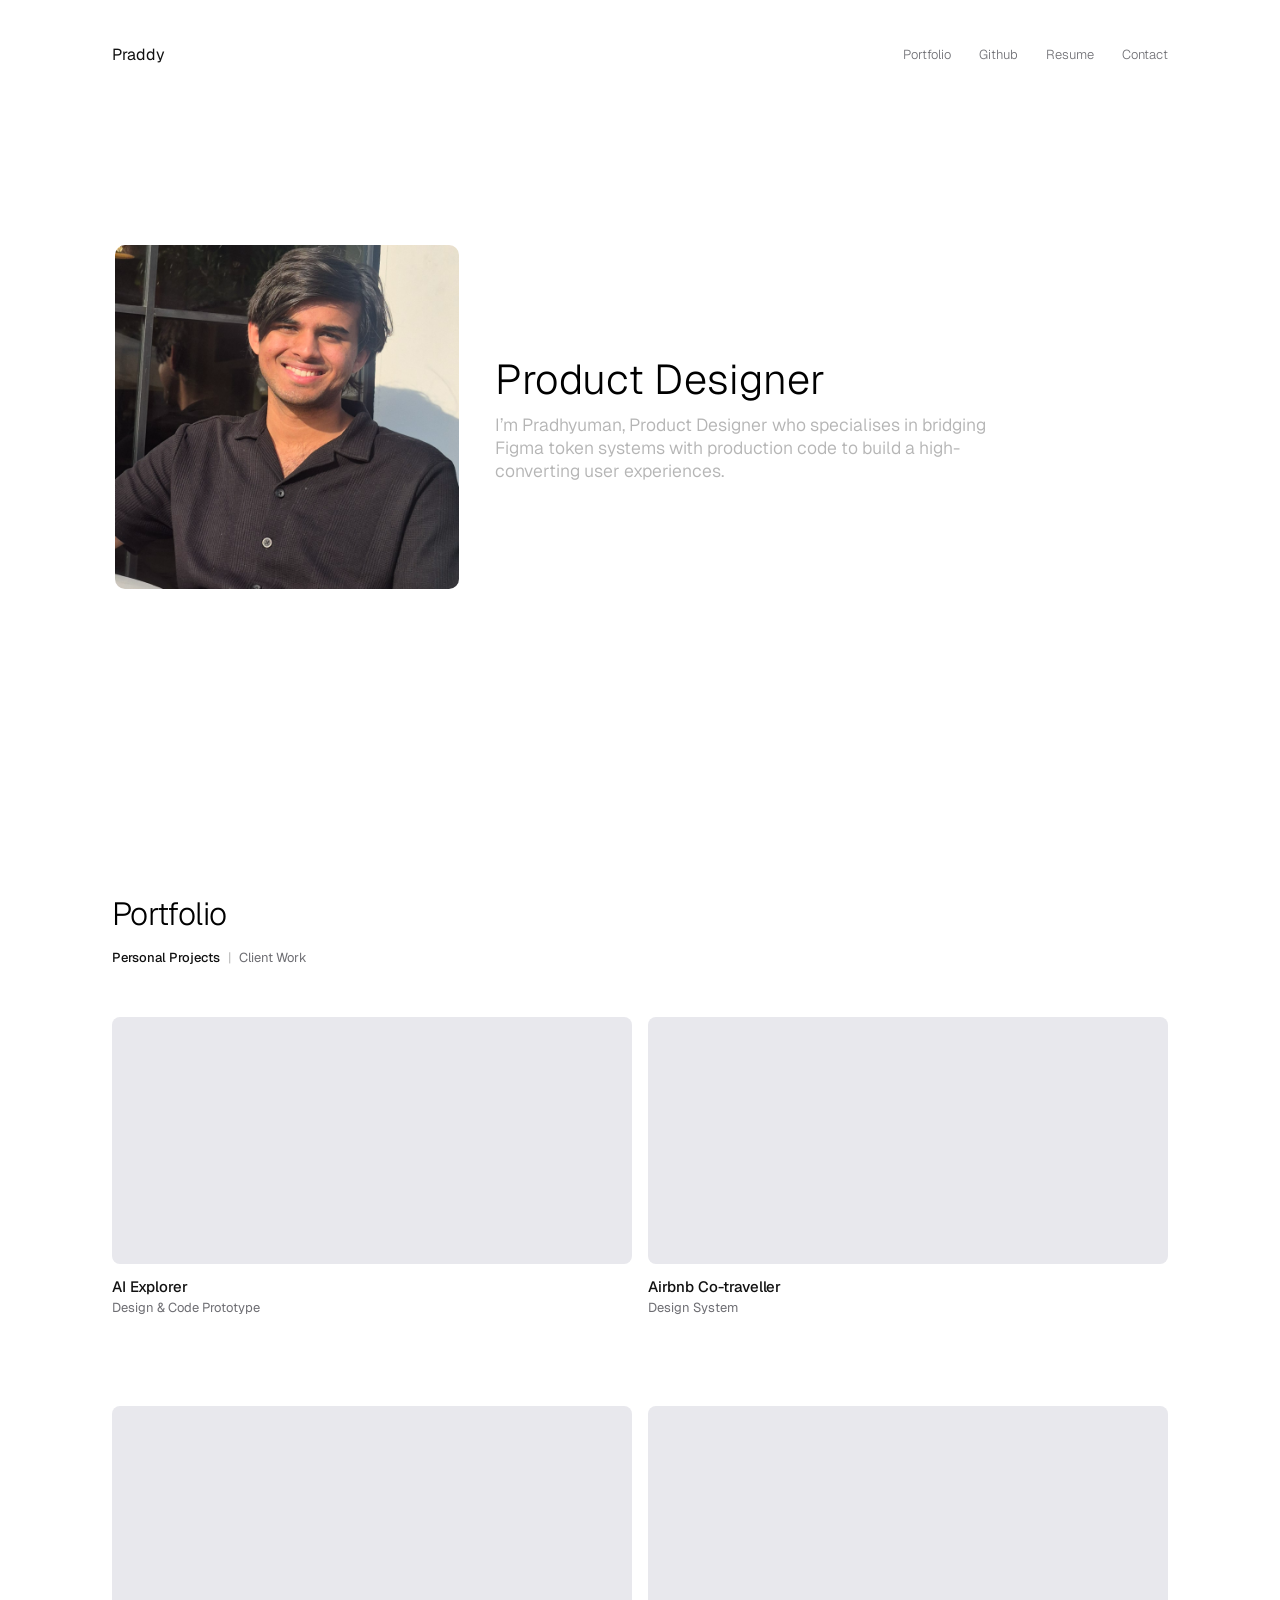
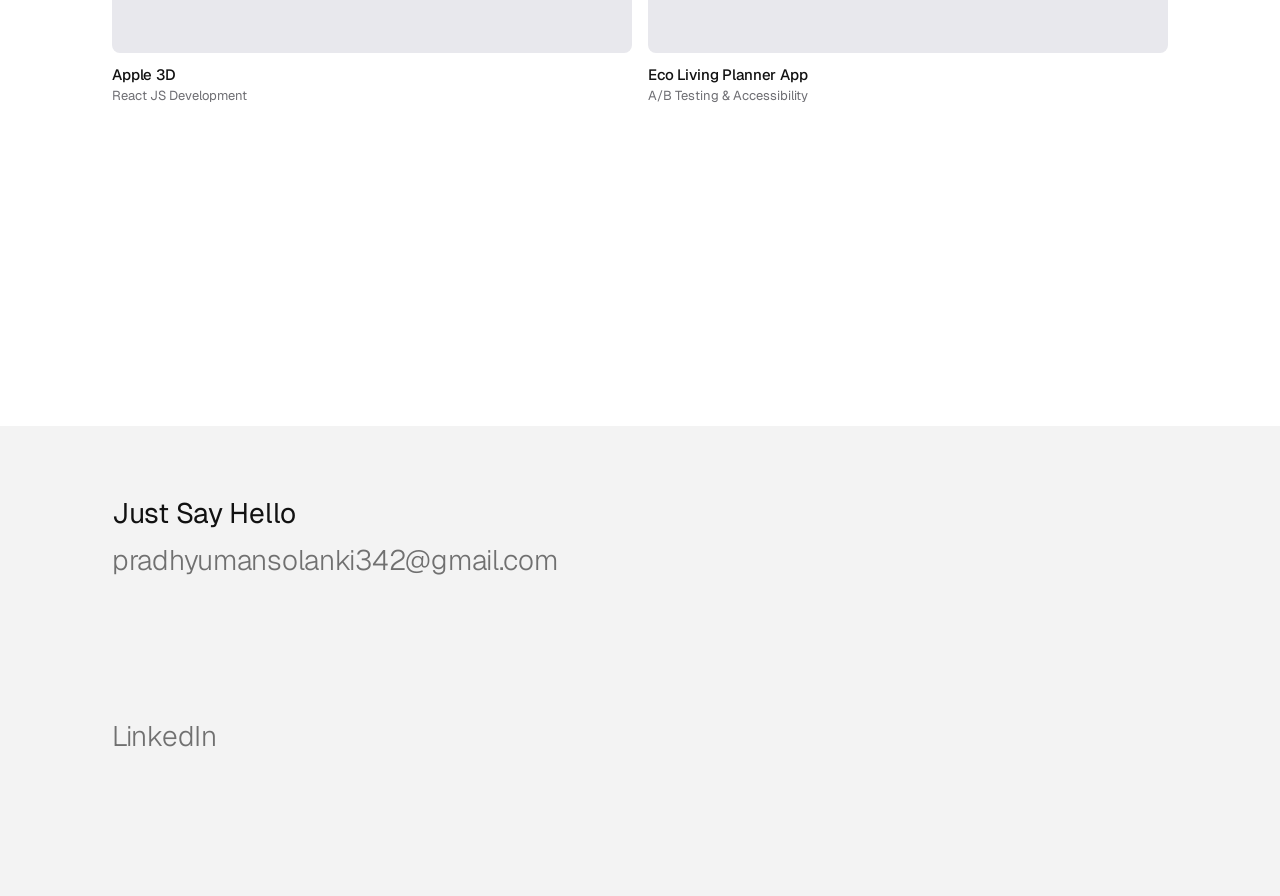
<file: index.html>
<!DOCTYPE html>
<html lang="en">
<head>
    <meta charset="UTF-8">
    <meta name="viewport" content="width=device-width, initial-scale=1.0">
    <meta http-equiv="Cache-Control" content="no-store">
    <title>PradhyumanCreates</title>
    <link rel="stylesheet" href="style.css">
    <link rel="preconnect" href="https://fonts.googleapis.com">
    <link rel="preconnect" href="https://fonts.gstatic.com" crossorigin>
    <link href="https://fonts.googleapis.com/css2?family=Geist:ital,wght@0,100..900;1,100..900&family=Inter:ital,opsz,wght@0,14..32,100..900;1,14..32,100..900&family=Lato:ital,wght@0,100;0,300;0,400;0,700;0,900;1,100;1,300;1,400;1,700;1,900&display=swap" rel="stylesheet">
</head>
<body>
    <header>
        <a href="" class="brand">Praddy</a>
    
        <nav aria-label="Main">
            <input type="checkbox" id="sidebar-active" aria-label="Toggle menu">
    
            <label for="sidebar-active" class="open-sidebar-button" aria-label="Open menu">
                <svg xmlns="http://www.w3.org/2000/svg" height="28px" viewBox="0 -960 960 960" width="28px" fill="currentColor"><path d="M120-240v-80h720v80H120Zm0-200v-80h720v80H120Zm0-200v-80h720v80H120Z"/></svg>
            </label>
    
            <label id="overlay" for="sidebar-active"></label>
    
            <div class="links-container">
                <label for="sidebar-active" class="close-sidebar-button" aria-label="Close menu">
                    <svg xmlns="http://www.w3.org/2000/svg" height="28px" viewBox="0 -960 960 960" width="28px" fill="currentColor"><path d="m256-200-56-56 224-224-224-224 56-56 224 224 224-224 56 56-224 224 224 224-56 56-224-224-224 224Z"/></svg>
                </label>
    
                <div class="nav-bar">
                    <a href="#portfolio">Portfolio</a>
                    <a href="https://github.com/Pradhyuman2005" target="_blank" rel="noopener noreferrer">Github</a>
                    <a href="https://drive.google.com/file/d/10rIeVBz1jAqMczM4RVPgqe17nAYUTpDO/view?usp=sharing" target="_blank" rel="noopener noreferrer">Resume</a>
                    <a href="#contact">Contact</a>
                </div>
            </div>
        </nav>
    </header>

    <main>
        <section ID="home">
            <div class="intro-page">
                <img class="img-1" src="Images/img-1.png" alt="Pradhyuman's Photo" width="344px">
                <div class="home-para">
                    <div class="svg-wrapper">
                        <h1>Product Designer
                            <svg class="smily" viewBox="0 0 53 58" fill="none" xmlns="http://www.w3.org/2000/svg">
                                <path d="M2.50015 16.769C2.50015 16.4068 2.50015 16.0446 3.04347 16.9447C3.58679 17.8447 4.67342 20.0179 6.89057 23.3546" stroke="black" stroke-width="5" stroke-linecap="round"/>
                                <path d="M27.745 2.50012C28.4694 2.50012 29.1938 2.50012 30.1103 3.22453C31.0268 3.94895 32.1134 5.39777 34.3306 10.1833" stroke="black" stroke-width="5" stroke-linecap="round"/>
                                <path d="M17.8666 50.7945C18.591 52.2434 20.413 53.7142 25.3248 54.8118C34.0144 56.7536 41.6297 54.0983 44.7359 51.7275C46.7554 48.9945 48.2262 46.0529 49.3239 41.8656C49.6971 39.1271 49.6971 35.1428 49.6971 31.0377" stroke="black" stroke-width="5" stroke-linecap="round"/>
                            </svg>
                        </h1>
                    </div>
                    <p>I’m Pradhyuman, Product Designer who specialises in
                        bridging Figma token systems with production code to build a high-converting user experiences.</p>
                </div>
            </div>

            <!-- <div id="skills">
                <div class="technical-skills">
                    <h1>Technical Skills</h1>
                    <div class="carousel">
                        <div class="group">
                            <img class="card" src="Images/image-2.png" alt="JavaScript">
                            <img class="card" src="Images/image-3.png" alt="HTML">
                            <img class="card" src="Images/image-4.png" alt="CSS">
                            <img class="card" src="Images/image-5.png" alt="After Effects">
                            <img class="card" src="Images/image-6.png" alt="Figma">
                            <img class="card" src="Images/image-7.png" alt="React">
                            <img class="card" src="Images/image-8.png" alt="Premier Pro">
                            <img class="card" src="Images/image-9.png" alt="Maya">
                            <img class="card" src="Images/image-57.png" alt="Photoshop">
                            <img class="card" src="Images/image-58.png" alt="Antigravity">
                        </div>
                        <div aria-hidden class="group">
                            <img class="card" src="Images/image-2.png" alt="JavaScript">
                            <img class="card" src="Images/image-3.png" alt="HTML">
                            <img class="card" src="Images/image-4.png" alt="CSS">
                            <img class="card" src="Images/image-5.png" alt="After Effects">
                            <img class="card" src="Images/image-6.png" alt="Figma">
                            <img class="card" src="Images/image-7.png" alt="React">
                            <img class="card" src="Images/image-8.png" alt="Premier Pro">
                            <img class="card" src="Images/image-9.png" alt="Maya">
                            <img class="card" src="Images/image-57.png" alt="Photoshop">
                            <img class="card" src="Images/image-58.png" alt="Antigravity">
                        </div>
                    </div>
                </div>
            </div> -->

        </section>

        <!-- <article id="about">
            <div class="about-row">
                <img class="quote" src="Images/image-10.png" alt="">
                
                <div class="me">
                    <h1>About Me</h1>
                    <p>
                        I believe the purpose of design is to solve real-world problems. Whether 
                        it's simplifying complex technologies like Artificial Intelligence or 
                        encouraging sustainable everyday choices, I'm driven by creating digital 
                        experiences that are intuitive, engaging, and genuinely useful. 
                        I enjoy combining UX research, interaction design, and front-end development to 
                        transform ideas into products that people can understand and confidently use.
                    </p>
                </div>

                <img class="quote rotate" src="Images/image-10.png" alt="">
            </div>
        </article> -->

        <section id="portfolio">
            <h1>Portfolio</h1>

            <!--Web Development projects here-->
            <!--Project 1-->

            <div class="project-tabs" role="group" aria-label="Project type">
                <button type="button" class="tab" aria-pressed="true" data-target="personal-projects">Personal Projects</button>
                <span class="tab-divider" aria-hidden="true">|</span>
                <button type="button" class="tab" aria-pressed="false" data-target="client-work">Client Work</button>
            </div>

            <!-- ========== Personal projects (shown by default) ========== -->
            <div class="project-grid" id="personal-projects">
 
                <a href="web-project1.html" class="project-card" rel="noopener noreferrer">
                    <div class="thumb">
                        <video class="project-thumb" autoplay muted loop playsinline>
                            <source src="Videos/AI Explorer project.mp4" type="video/mp4">
                        </video>
                    </div>
                    <h3 class="project-title">AI Explorer</h3>
                    <p class="project-meta">Design &amp; Code Prototype</p>
                </a>
        
                <a href="ux-project1.html" class="project-card" rel="noopener noreferrer">
                    <div class="thumb">
                        <video class="project-thumb" autoplay muted loop playsinline>
                            <source src="Videos/airbnb-uxproject.mp4" type="video/mp4">
                        </video>
                    </div>
                    <h3 class="project-title">Airbnb Co-traveller</h3>
                    <p class="project-meta">Design System</p>
                </a>

                <a href="https://macbook-landing-page-3d.netlify.app/" class="project-card" target="_blank" rel="noopener noreferrer">
                    <div class="thumb">
                        <video class="project-thumb" autoplay muted loop playsinline>
                            <source src="Videos/Macbook-landing-page.mp4" type="video/mp4">
                        </video>
                    </div>
                    <h3 class="project-title">Apple 3D</h3>
                    <p class="project-meta">React JS Development</p>
                </a>

                <a href="ux-project2.html" class="project-card" rel="noopener noreferrer">
                    <div class="thumb">
                        <video class="project-thumb" autoplay muted loop playsinline>
                            <source src="Videos/Sustainability-app-recording.mp4" type="video/mp4">
                        </video>
                    </div>
                    <h3 class="project-title">Eco Living Planner App</h3>
                    <p class="project-meta">A/B Testing &amp; Accessibility</p>
                </a>
        
                <!-- <a href="ux-project2.html" class="project-card" target="_blank" rel="noopener noreferrer">
                    <div class="thumb">
                        <video class="project-thumb" autoplay muted loop playsinline>
                            <source src="Videos/SustainabilityApp-uxproject.mp4" type="video/mp4">
                        </video>
                    </div>
                    <h3 class="project-title">Eco Living Planner App</h3>
                    <p class="project-meta">UI/UX Design + UX Research</p>
                </a> -->
        
            </div>

            <!-- ========== Client work (hidden until the tab is clicked) ========== -->
            <div class="project-grid" id="client-work" hidden>
        
                <!-- Copy this card for each client project. Swap the href, video, title and meta. -->
                <a href="web-project2.html" class="project-card" rel="noopener noreferrer">
                    <div class="thumb">
                        <video class="project-thumb" autoplay muted loop playsinline>
                            <source src="Videos/Ultimate-energy-Client-project.mp4" type="video/mp4">
                        </video>
                    </div>
                    <h3 class="project-title">Ultimate Energy Website redesign</h3>
                    <p class="project-meta">Website redesign at Fisher Digital</p>
                </a>
        
            </div>
        </section>

        <footer id="contact">
            <div class="contact-inner">
                <div class="contact-block">
                    <h2 class="contact-title">Just Say Hello</h2>
                    <a href="mailto:pradhyumansolanki342@gmail.com" class="contact-link">pradhyumansolanki342@gmail.com</a>
                </div>
        
                <a href="https://www.linkedin.com/in/pradhyuman-solanki-3204a7319/" class="contact-link" target="_blank" rel="noopener noreferrer">LinkedIn</a>
            </div>
        </footer>
    </main>
    
    <script src="main.js"></script>
</body>
</html>
</file>
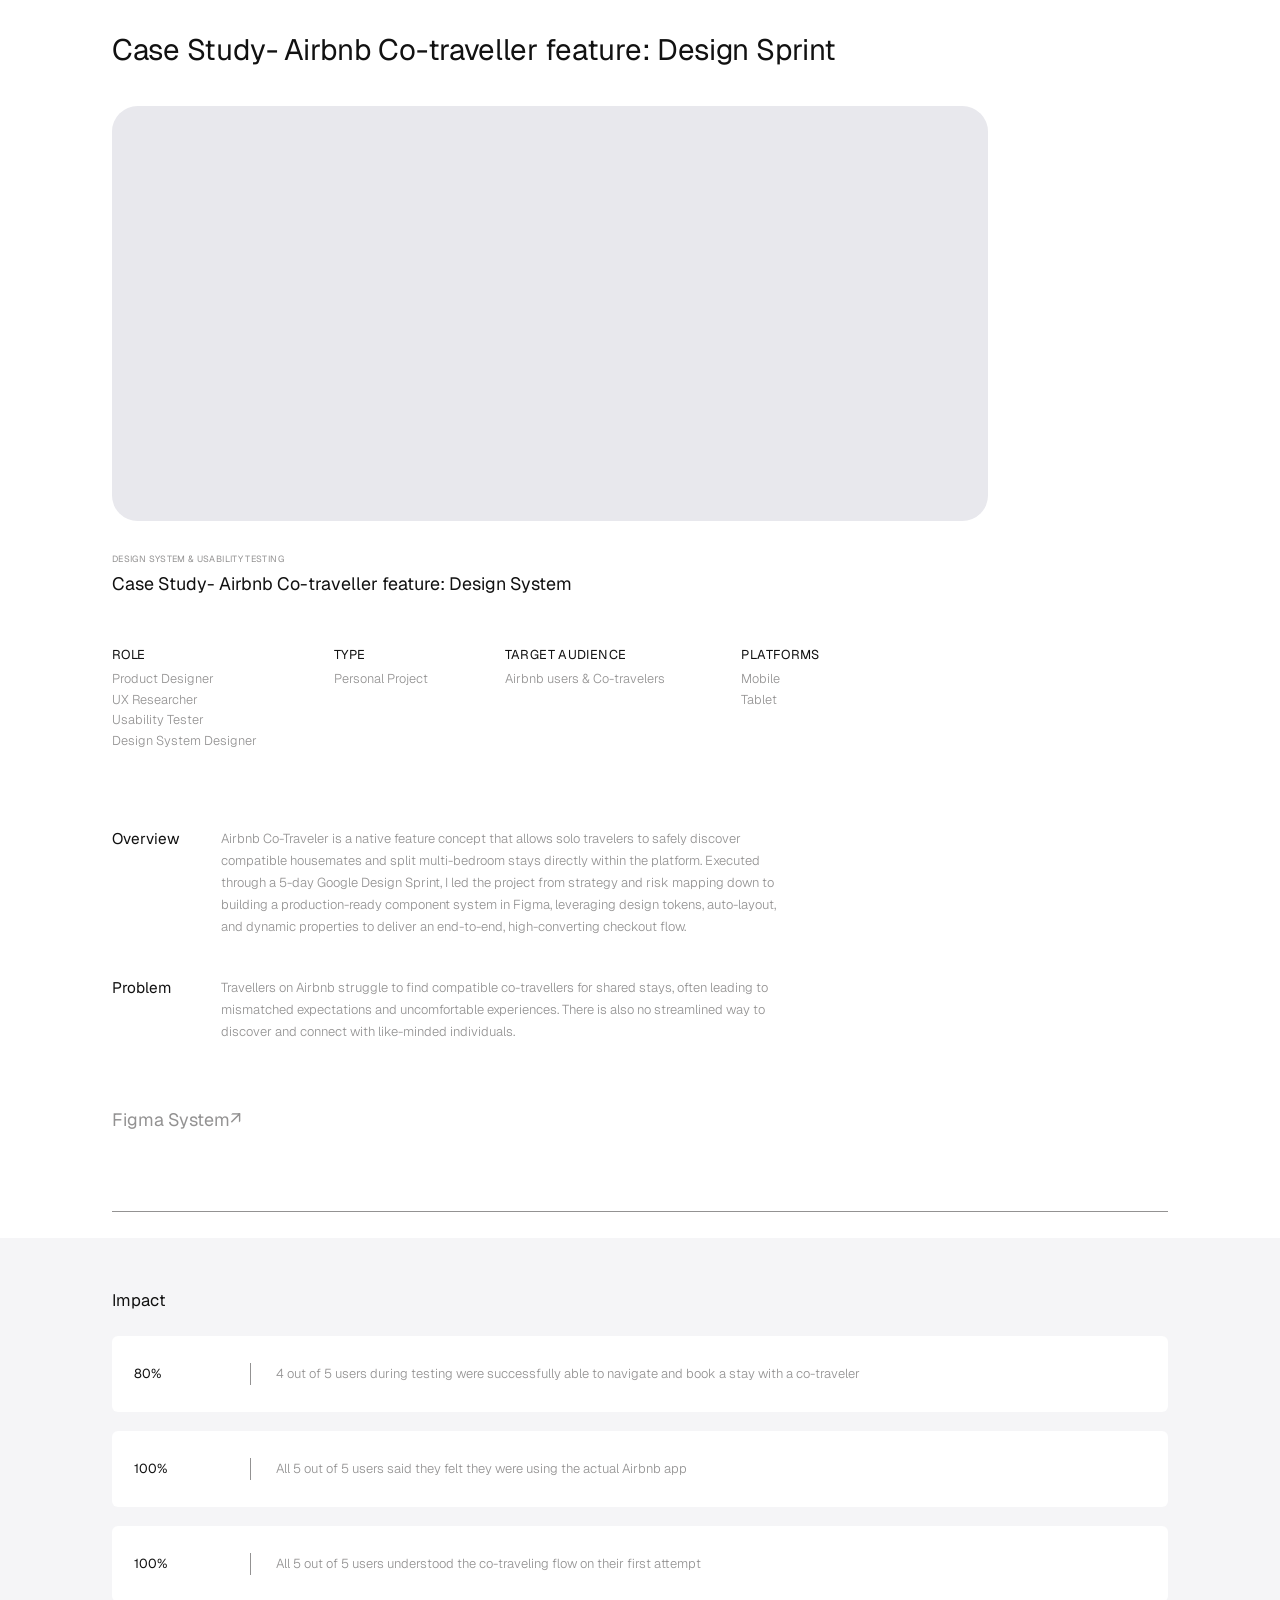
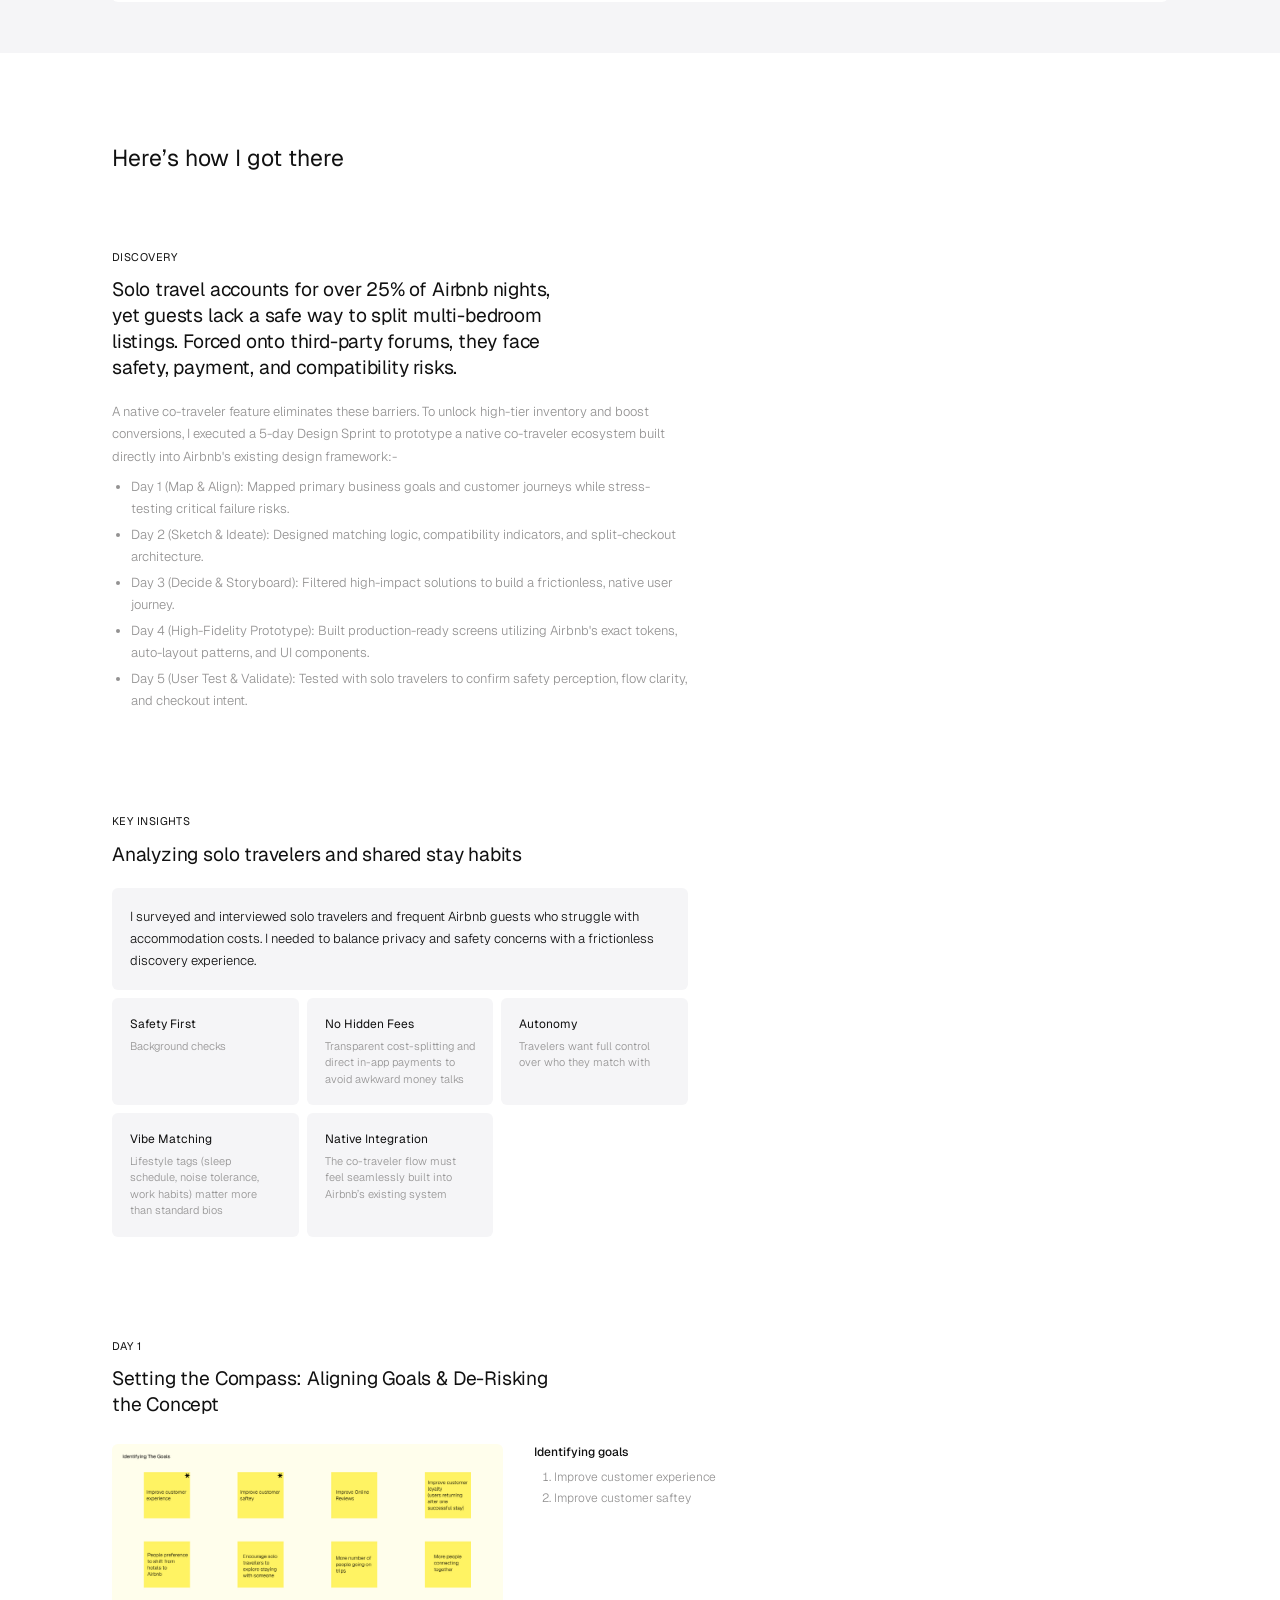
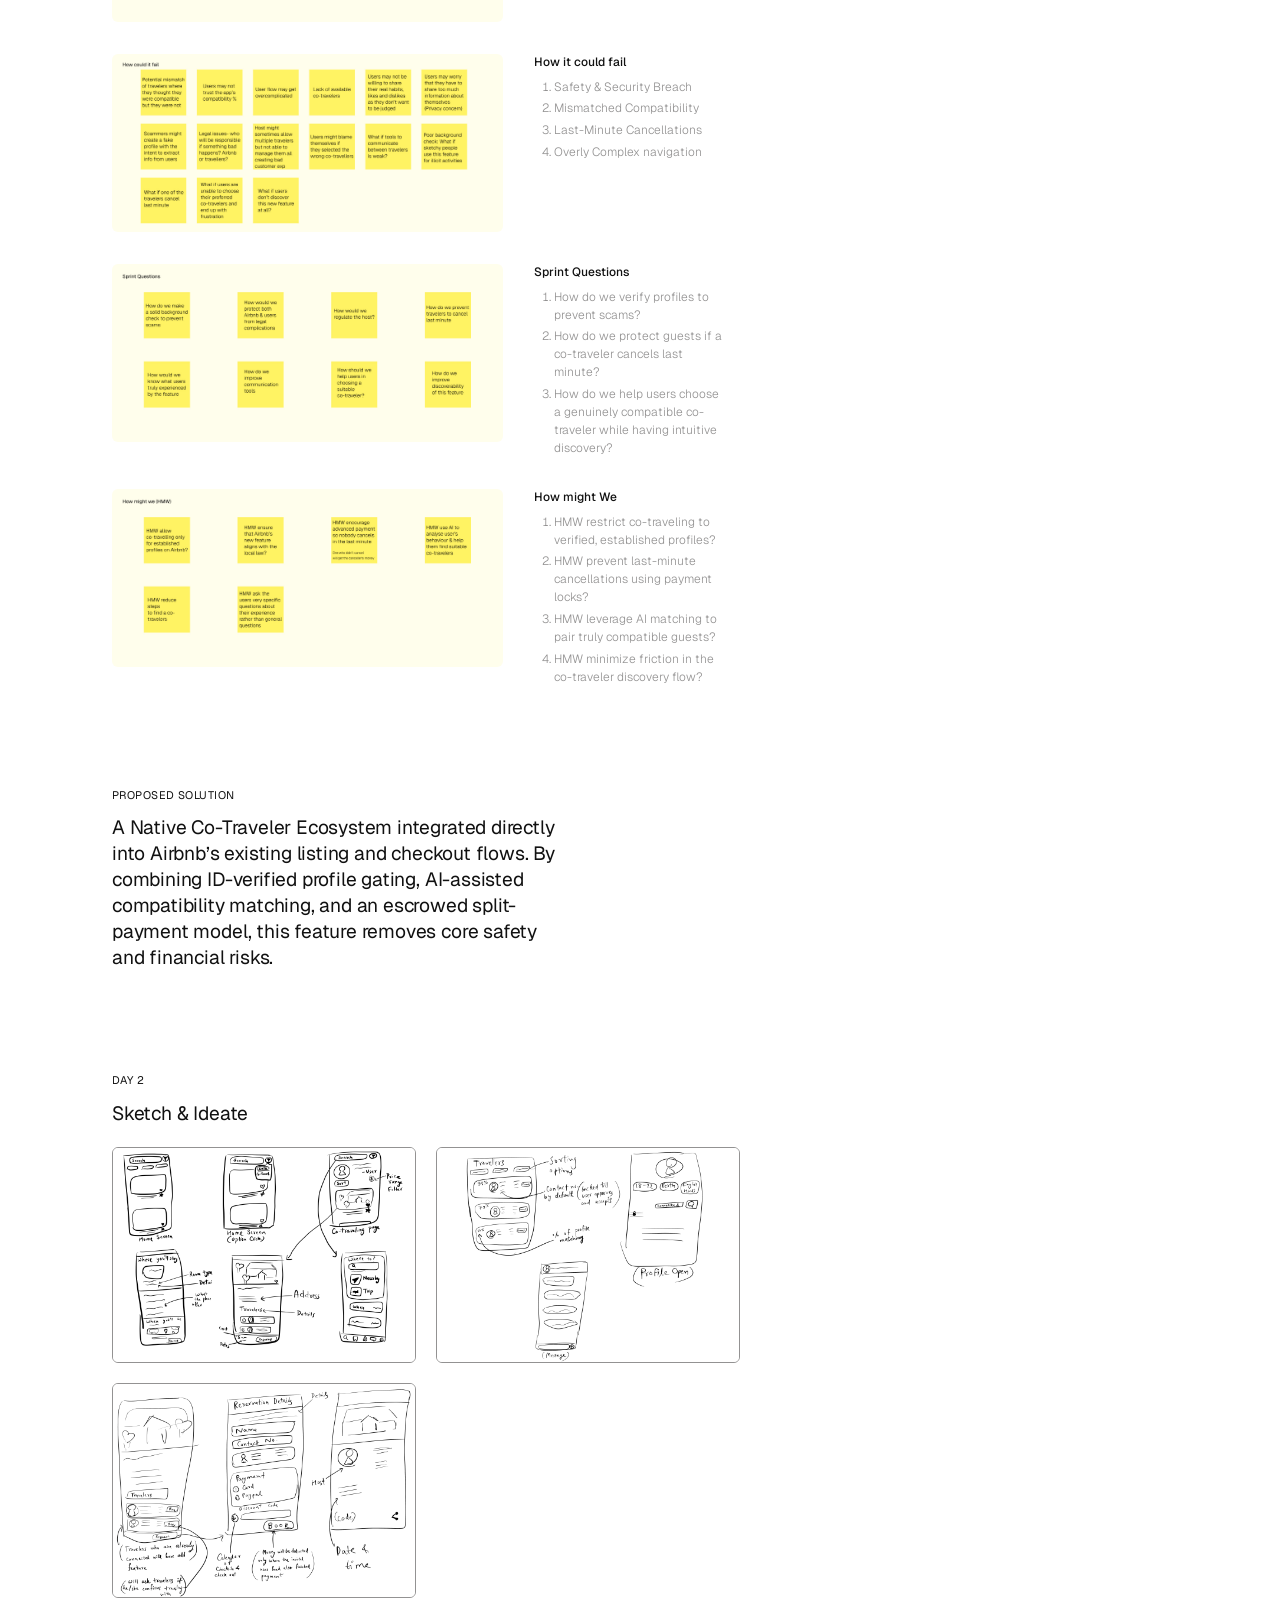
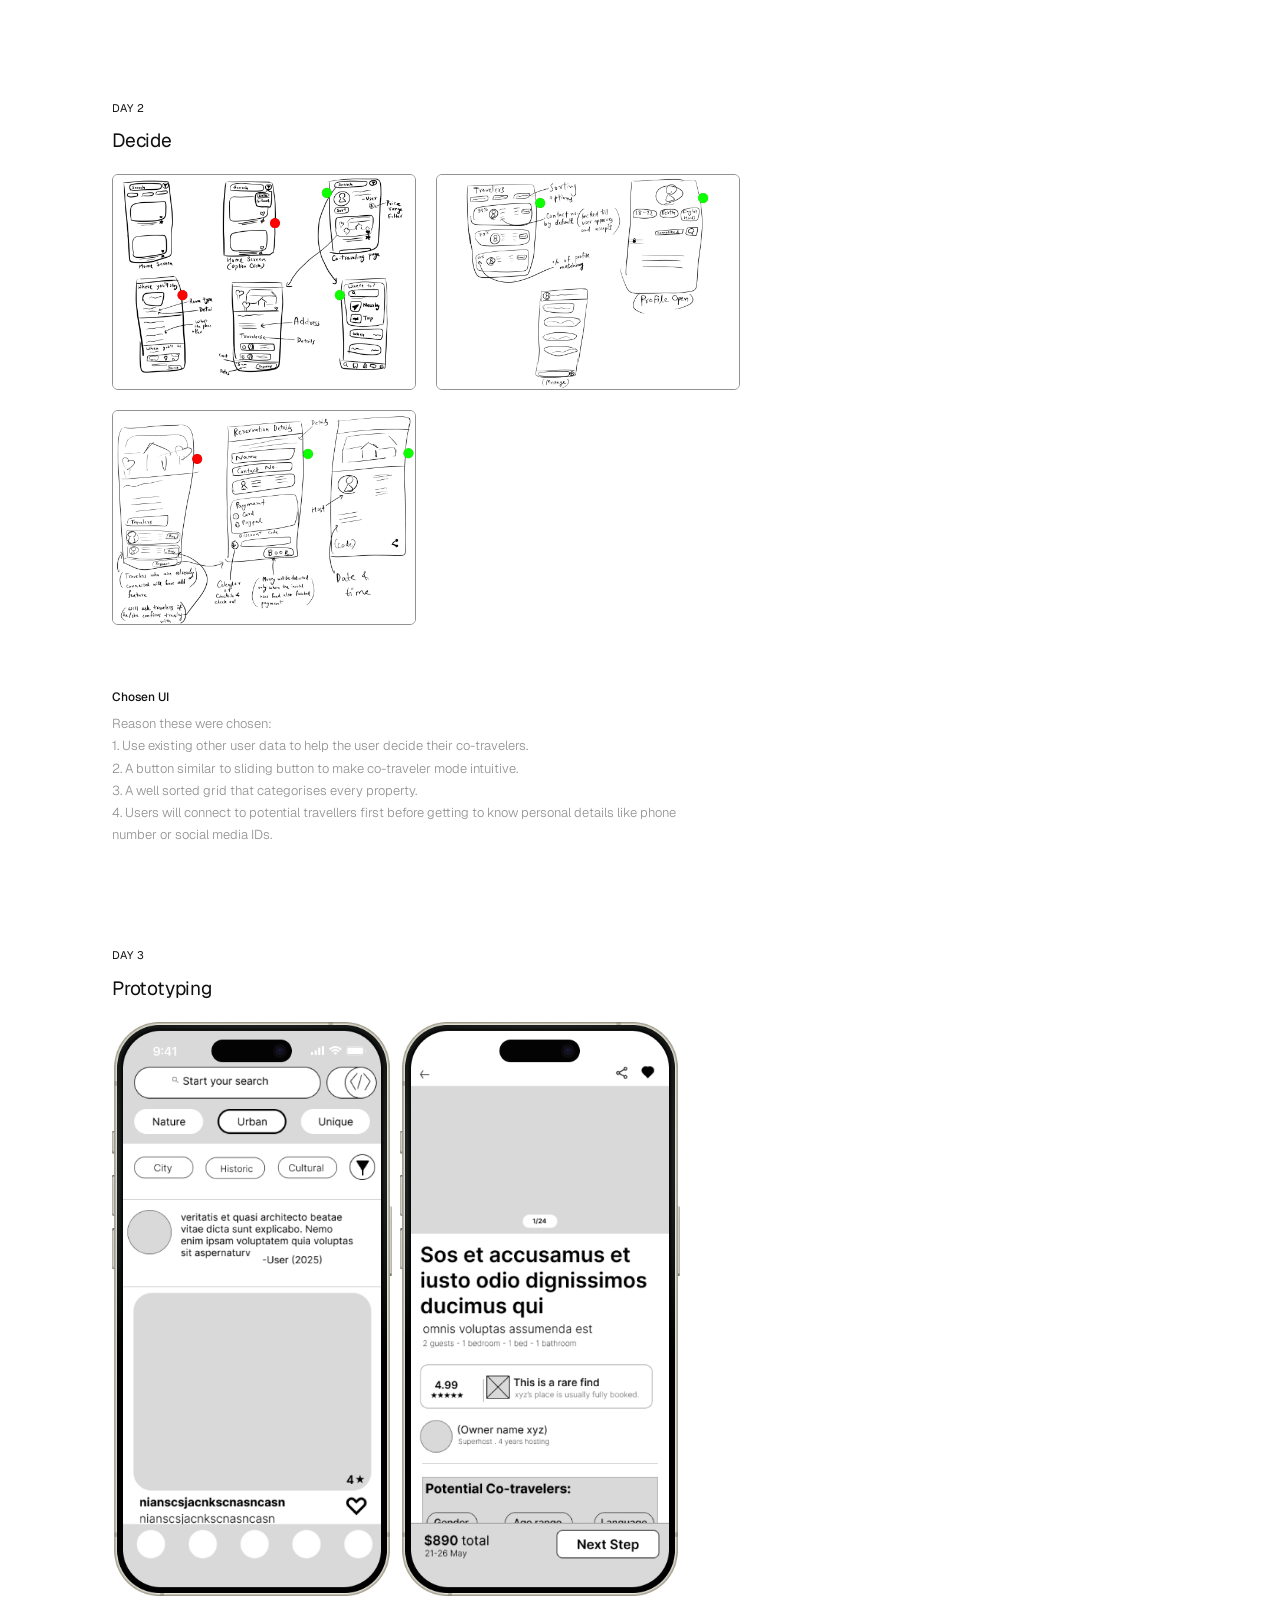
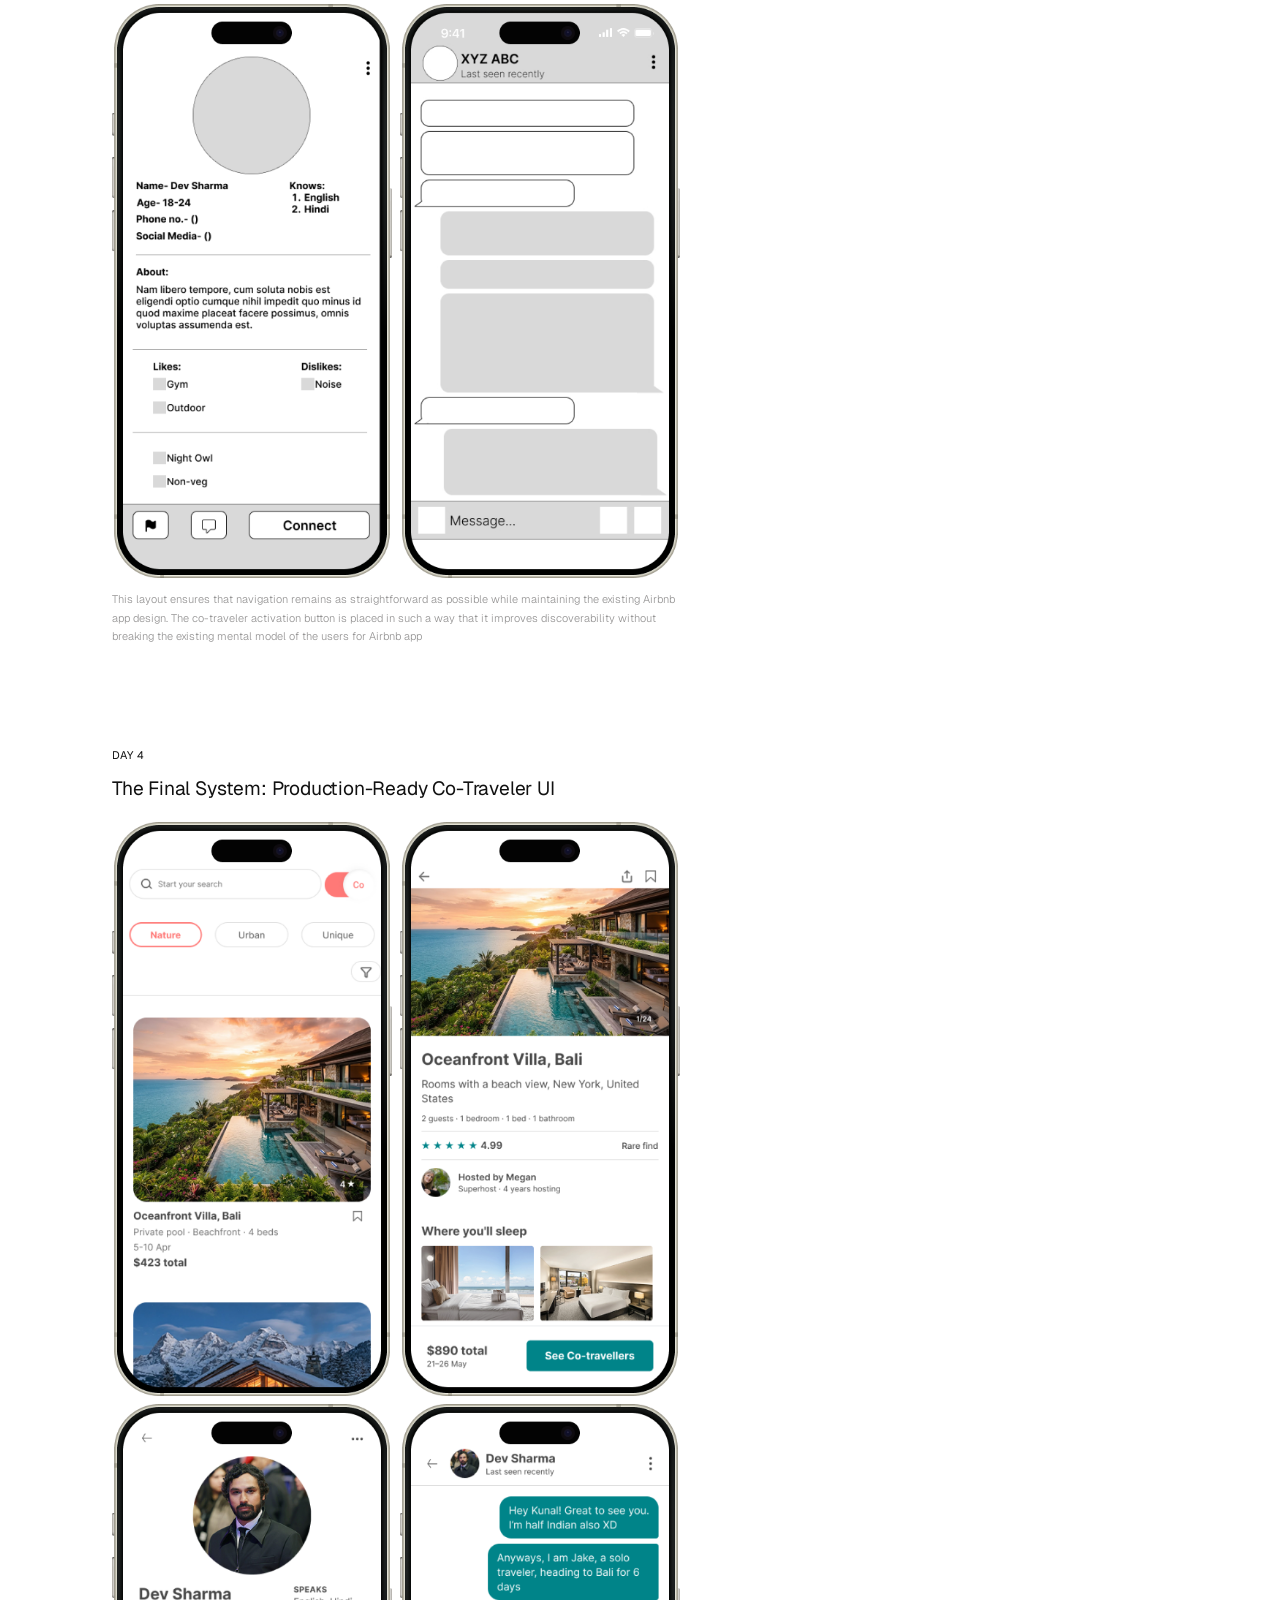
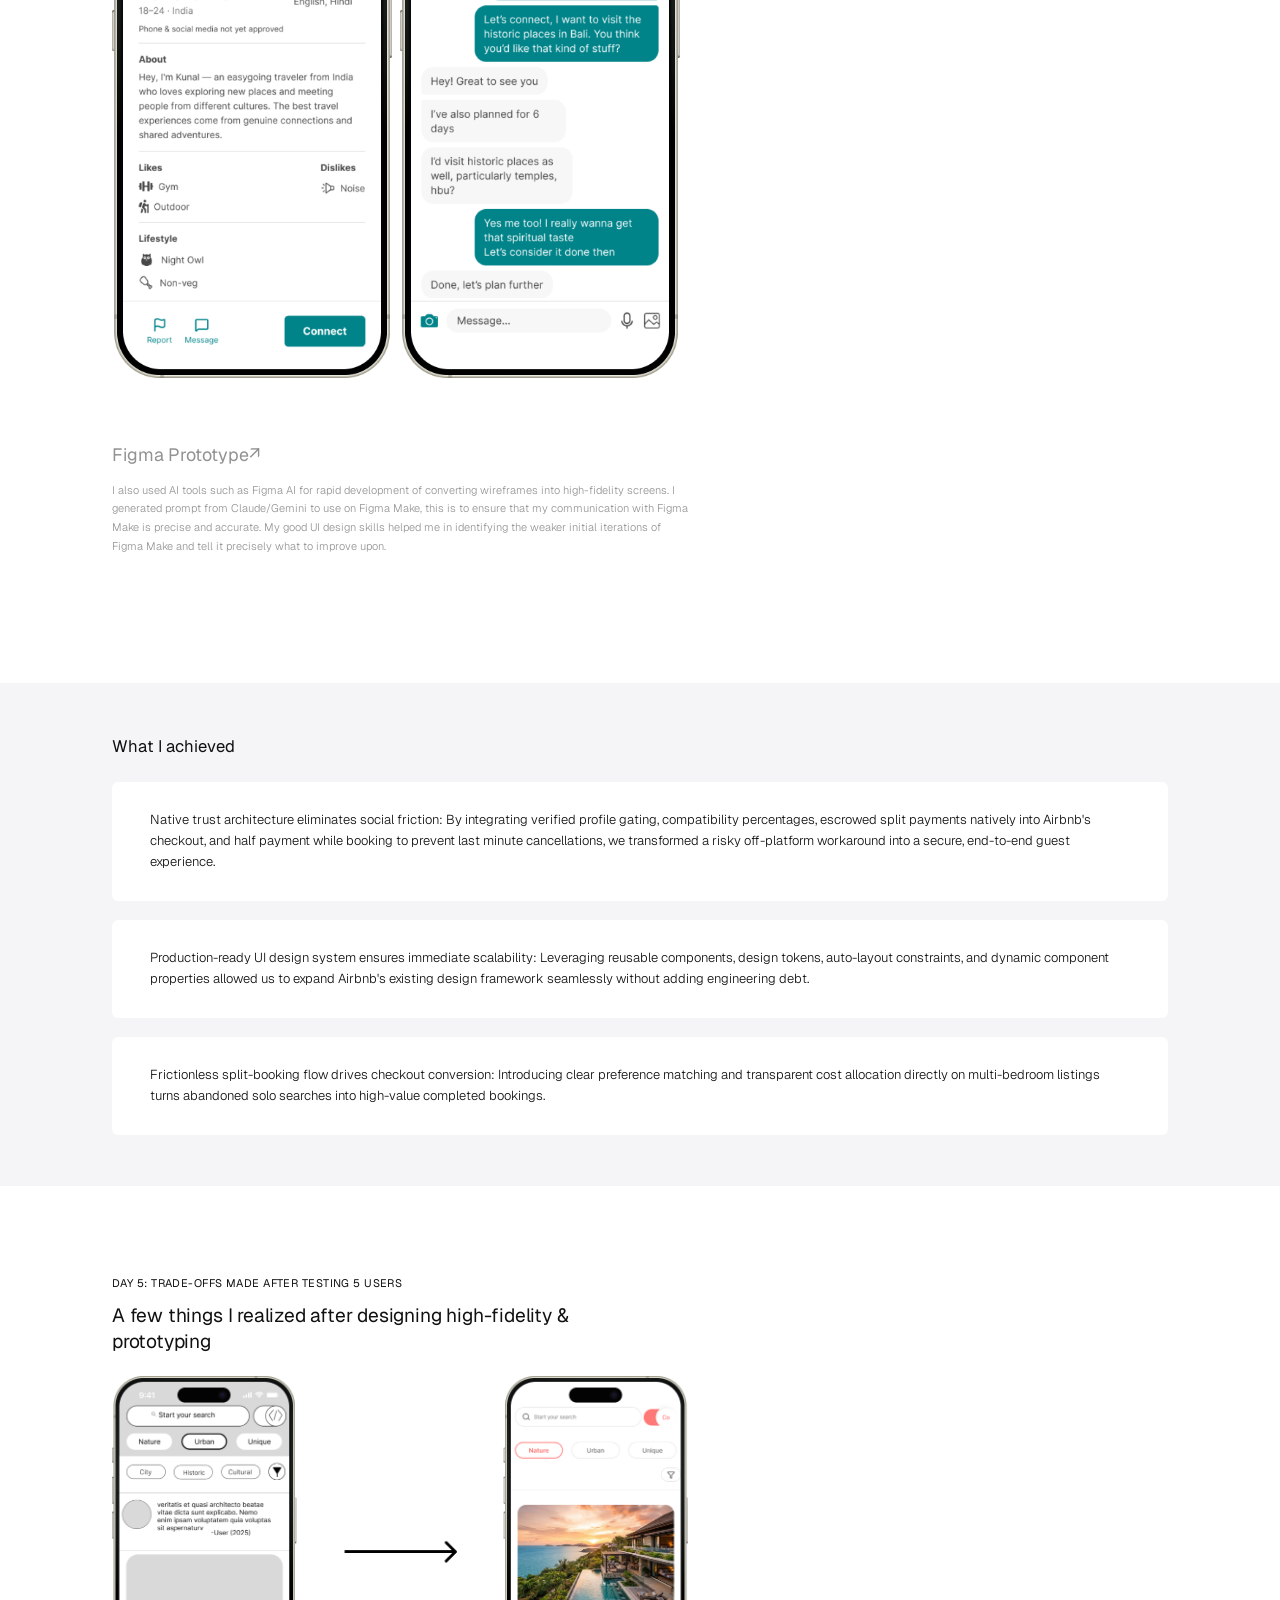
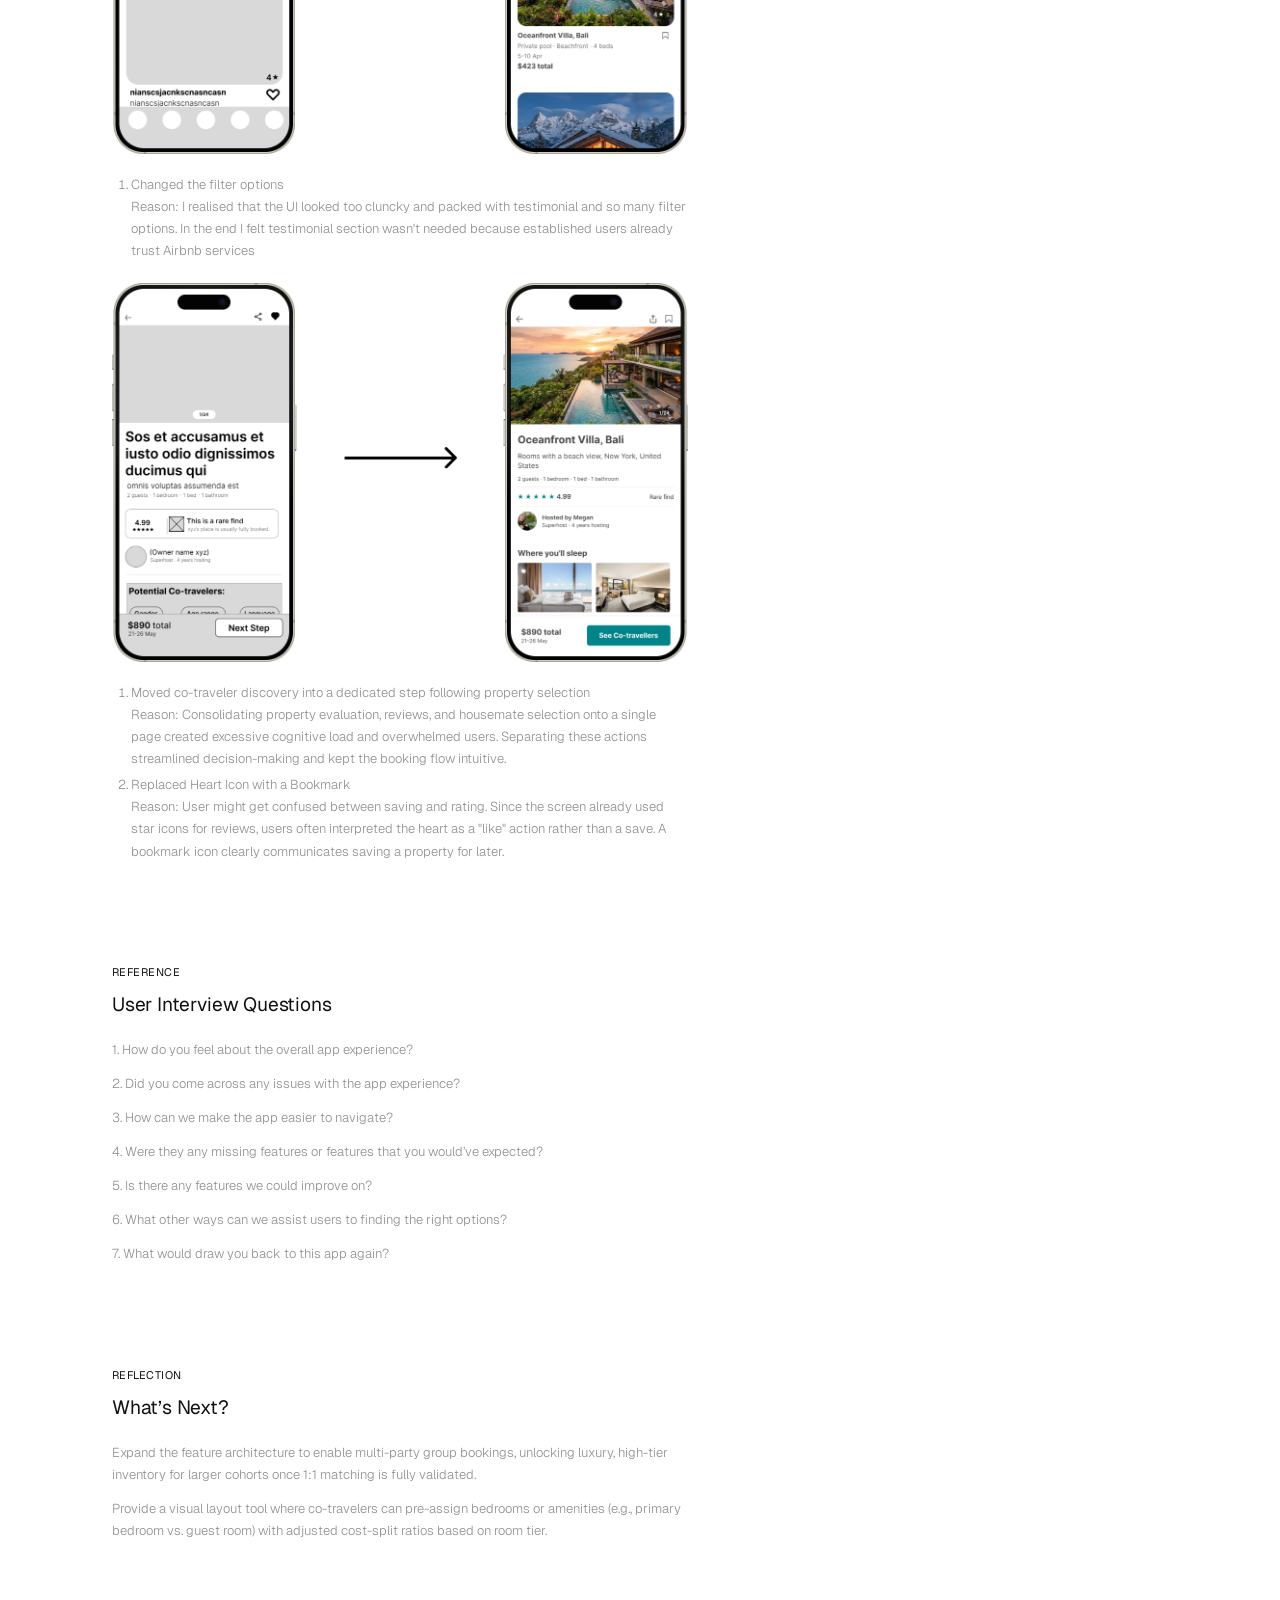
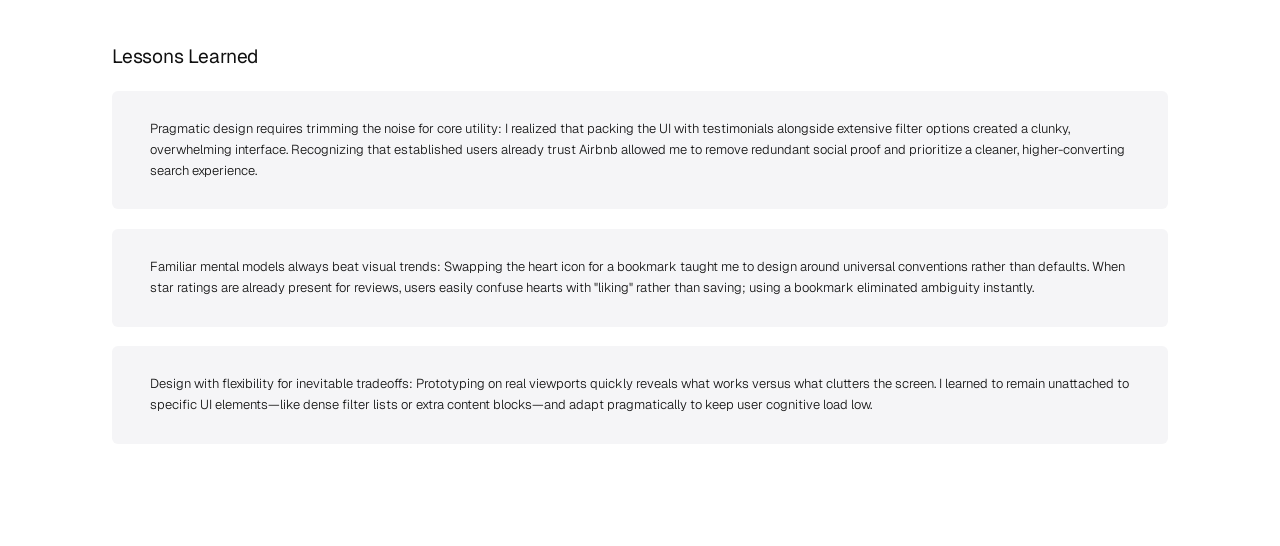
<file: ux-project1.html>
<!DOCTYPE html>
<html lang="en">
<head>
    <meta charset="UTF-8">
    <meta name="viewport" content="width=device-width, initial-scale=1.0">
    <title>Airbnb Co-traveller feature: Design Sprint</title>
    <link rel="stylesheet" href="case-study.css">
    <link rel="preconnect" href="https://fonts.googleapis.com">
    <link rel="preconnect" href="https://fonts.gstatic.com" crossorigin>
    <link href="https://fonts.googleapis.com/css2?family=Geist:ital,wght@0,100..900;1,100..900&family=Inter:ital,opsz,wght@0,14..32,100..900;1,14..32,100..900&family=Lato:ital,wght@0,100;0,300;0,400;0,700;0,900;1,100;1,300;1,400;1,700;1,900&display=swap" rel="stylesheet">
</head>
<body>

    <header class="container">
        <h1 class="page-title">Case Study- Airbnb Co-traveller feature: Design Sprint</h1>
    </header>

    <main>
        <!-- ===== Hero video ===== -->
        <section class="container">
            <div class="video-wrap">
                <video class="project-thumb" autoplay muted loop playsinline>
                    <source src="Videos/airbnb-uxproject.mp4" type="video/mp4">
                </video>
            </div>
        </section>

        <!-- ===== Intro ===== -->
        <section class="container intro">
            <p class="eyebrow">Design System &amp; Usability Testing</p>
            <h2 class="case-title">Case Study- Airbnb Co-traveller feature: Design System</h2>

            <div class="meta">
                <div>
                    <h3 class="meta-label">Role</h3>
                    <p>Product Designer<br>UX Researcher<br>Usability Tester<br>Design System Designer</p>
                </div>
                <div>
                    <h3 class="meta-label">Type</h3>
                    <p>Personal Project</p>
                </div>
                <div>
                    <h3 class="meta-label">Target Audience</h3>
                    <p>Airbnb users &amp; Co-travelers</p>
                </div>
                <div>
                    <h3 class="meta-label">Platforms</h3>
                    <p>Mobile<br>Tablet</p>
                </div>
            </div>

            <div class="row first">
                <h2 class="row-label">Overview</h2>
                <p>Airbnb Co-Traveler is a native feature concept that allows solo travelers to safely discover compatible housemates and split multi-bedroom stays directly within the platform. Executed through a 5-day Google Design Sprint, I led the project from strategy and risk mapping down to building a production-ready component system in Figma, leveraging design tokens, auto-layout, and dynamic properties to deliver an end-to-end, high-converting checkout flow.</p>
            </div>

            <div class="row">
                <h2 class="row-label">Problem</h2>
                <p>Travellers on Airbnb struggle to find compatible co-travellers for shared stays, often leading to mismatched expectations and uncomfortable experiences.
                    There is also no streamlined way to discover and connect with like-minded individuals.</p>
            </div>

            <a class="ext-link" href="https://www.figma.com/design/58Htr2tzwzELobhW5TfhGa/Individual-brief?node-id=0-1&t=gFQZmlKMAYTGFo07-1" target="_blank" rel="noopener noreferrer">Figma System&#8599;</a>

            <hr>
        </section>

        <!-- ===== Impact band ===== -->
        <section class="band">
            <div class="container">
                <h2 class="band-title">Impact</h2>
                <ul class="stats">
                    <li><strong>80%</strong><span>4 out of 5 users during testing were successfully able to navigate and book a stay with a co-traveler</span></li>
                    <li><strong>100%</strong><span>All 5 out of 5 users said they felt they were using the actual Airbnb app</span></li>
                    <li><strong>100%</strong><span>All 5 out of 5 users understood the co-traveling flow on their first attempt</span></li>
                </ul>
            </div>
        </section>

        <!-- ===== The story ===== -->
        <div class="container story">
            <h2 class="story-title">Here’s how I got there</h2>

            <section class="section" id="discovery">
                <p class="eyebrow">Discovery</p>
                <h3 class="statement">Solo travel accounts for over 25% of Airbnb nights, yet guests lack a safe way to split multi-bedroom listings. Forced onto third-party forums, they face safety, payment, and compatibility risks.</h3>
                <div class="text">
                    <p>A native co-traveler feature eliminates these barriers. To unlock high-tier inventory and boost conversions, I executed a 5-day Design Sprint to prototype a native co-traveler ecosystem built directly into Airbnb's existing design framework:-</p>
                    <ul>
                        <li>Day 1 (Map & Align): Mapped primary business goals and customer journeys while stress-testing critical failure risks.</li>
                        <li>Day 2 (Sketch & Ideate): Designed matching logic, compatibility indicators, and split-checkout architecture.</li>
                        <li>Day 3 (Decide & Storyboard): Filtered high-impact solutions to build a frictionless, native user journey.</li>
                        <li>Day 4 (High-Fidelity Prototype): Built production-ready screens utilizing Airbnb's exact tokens, auto-layout patterns, and UI components.</li>
                        <li>Day 5 (User Test & Validate): Tested with solo travelers to confirm safety perception, flow clarity, and checkout intent.</li>
                    </ul>
                </div>
            </section>

            <section class="section" id="insights">
                <p class="eyebrow">Key Insights</p>
                <h3 class="statement">Analyzing solo travelers and shared stay habits</h3>
                <p class="quote-box">I surveyed and interviewed solo travelers and frequent Airbnb guests who struggle with accommodation costs. I needed to balance privacy and safety concerns with a frictionless discovery experience.</p>
                <div class="insights">
                    <div><h4>Safety First</h4><p>Background checks</p></div>
                    <div><h4>No Hidden Fees</h4><p>Transparent cost-splitting and direct in-app payments to avoid awkward money talks</p></div>
                    <div><h4>Autonomy</h4><p>Travelers want full control over who they match with</p></div>
                    <div><h4>Vibe Matching</h4><p>Lifestyle tags (sleep schedule, noise tolerance, work habits) matter more than standard bios</p></div>
                    <div><h4>Native Integration</h4><p>The co-traveler flow must feel seamlessly built into Airbnb’s existing system</p></div>
                </div>
            </section>

            <section class="section" id="competitors">
                <p class="eyebrow">Day 1</p>
                <h3 class="statement">Setting the Compass: Aligning Goals & De-Risking the Concept</h3>

                <div class="vr-row">
                    <img src="Images/image-29.jpg" alt="Identifying goals">
                    <div>
                        <h4 class="takeaway-label">Identifying goals</h4>
                        <ol>
                            <li>Improve customer experience</li>
                            <li>Improve customer saftey</li>
                        </ol>
                    </div>
                </div>
                <div class="vr-row">
                    <img src="Images/image-30.jpg" alt="How it could fail">
                    <div>
                        <h4 class="takeaway-label">How it could fail</h4>
                        <ol>
                            <li>Safety & Security Breach</li>
                            <li>Mismatched Compatibility</li>
                            <li>Last-Minute Cancellations</li>
                            <li>Overly Complex navigation</li>
                        </ol>
                    </div>
                </div>
                <div class="vr-row">
                    <img src="Images/image-31.jpg" alt="Sprint Questions">
                    <div>
                        <h4 class="takeaway-label">Sprint Questions</h4>
                        <ol>
                            <li>How do we verify profiles to prevent scams?</li>
                            <li>How do we protect guests if a co-traveler cancels last minute?</li>
                            <li>How do we help users choose a genuinely compatible co-traveler while having intuitive discovery?</li>
                        </ol>
                    </div>
                </div>
                <div class="vr-row">
                    <img src="Images/image-32.jpg" alt="How might we">
                    <div>
                        <h4 class="takeaway-label">How might We</h4>
                        <ol>
                            <li>HMW restrict co-traveling to verified, established profiles?</li>
                            <li>HMW prevent last-minute cancellations using payment locks?</li>
                            <li>HMW leverage AI matching to pair truly compatible guests?</li>
                            <li>HMW minimize friction in the co-traveler discovery flow?</li>
                        </ol>
                    </div>
                </div>
            </section>

            <section class="section" id="solution">
                <p class="eyebrow">Proposed Solution</p>
                <h3 class="statement">A Native Co-Traveler Ecosystem integrated directly into Airbnb’s existing listing and checkout flows. By 
                    combining ID-verified profile gating, AI-assisted compatibility matching, and an escrowed split-payment model, this feature removes 
                    core safety and financial risks.</h3>
            </section>

            <section class="section" id="wireframes">
                <p class="eyebrow">Day 2</p>
                <h3 class="statement">Sketch &amp; Ideate</h3>

                <div class="wire-grid">
                    <figure>
                        <img src="Images/image-34.jpg" alt="sketch-1">

                    </figure>
                    <figure>
                        <img src="Images/image-41.jpg" alt="sketch-2">

                    </figure>
                    <figure>
                        <img src="Images/image-42.jpg" alt="sketch-3">

                    </figure>
                </div>
            </section>
            <section class="section" id="wireframes">
                <p class="eyebrow">Day 2</p>
                <h3 class="statement">Decide</h3>

                <div class="wire-grid">
                    <figure>
                        <img src="Images/image-60.jpg" alt="sketch decide 1">

                    </figure>
                    <figure>
                        <img src="Images/image-61.png" alt="sketch decide 2">

                    </figure>
                    <figure>
                        <img src="Images/image-62.jpg" alt="sketch decide 3">

                    </figure>
                </div>

                <div class="chosen">
                    <h4 class="takeaway-label">Chosen UI</h4>
                    <p>Reason these were chosen:<br>1. Use existing other user data to help the user decide their co-travelers.<br> 2. A button similar to sliding button to make co-traveler mode intuitive.<br>3. A well sorted grid that categorises every property.<br>4. Users will connect to potential travellers first before getting to know personal details like phone number or social media IDs.</p>
                </div>
            </section>

            <section class="section" id="final-design">
                <p class="eyebrow">Day 3</p>
                <h3 class="statement">Prototyping</h3>

                <div class="mockup-grid">
                    <img src="Images/image-38.jpg" alt="Mockup: purpose of this website">
                    <img src="Images/image-39.jpg" alt="Mockup: what is AI">
                    <img src="Images/image-40.jpg" alt="Mockup: types of machine learning">
                    <img src="Images/image-63.jpg" alt="Mockup: Gen AI">
                </div>

                <p class="small-note">This layout ensures that navigation remains as straightforward as possible while maintaining the existing Airbnb app design. The co-traveler activation button is placed in such a way that it improves discoverability without breaking the existing mental model of the users for Airbnb app</p>

               
            </section>

            <section class="section" id="final-design">
                <p class="eyebrow">Day 4</p>
                <h3 class="statement">The Final System: Production-Ready Co-Traveler UI</h3>

                <div class="mockup-grid">
                    <img src="Images/image-41.png" alt="Mockup: purpose of this website">
                    <img src="Images/image-42.png" alt="Mockup: what is AI">
                    <img src="Images/image-43.png" alt="Mockup: types of machine learning">
                    <img src="Images/image-44.png" alt="Mockup: Gen AI">
                </div>

                <a class="ext-link" href="https://www.figma.com/proto/58Htr2tzwzELobhW5TfhGa/Individual-brief?node-id=404-1475&p=f&viewport=-11408%2C882%2C0.79&t=h3EfYLFX8thrCTcm-1&scaling=scale-down&content-scaling=fixed&starting-point-node-id=404%3A1475&page-id=0%3A1" target="_blank" rel="noopener noreferrer">Figma Prototype&#8599;</a>
                <p class="small-note">I also used AI tools such as Figma AI for rapid development of converting wireframes into high-fidelity screens. I generated prompt from Claude/Gemini to use on Figma Make, this is to ensure that my communication with Figma Make is precise and accurate. My good UI design skills helped me in identifying the weaker initial iterations of Figma Make and tell it precisely what to improve upon.</p>
            </section>
        </div>

        <!-- ===== What we achieved band ===== -->
        <section class="band">
            <div class="container">
                <h2 class="band-title">What I achieved</h2>
                <ul class="cards">
                    <li>Native trust architecture eliminates social friction: By integrating verified profile gating, compatibility percentages, escrowed split payments natively into Airbnb's checkout, and half payment while booking to prevent last minute cancellations, we transformed a risky off-platform workaround into a secure, end-to-end guest experience.</li>
                    <li>Production-ready UI design system ensures immediate scalability: Leveraging reusable components, design tokens, auto-layout constraints, and dynamic component properties allowed us to expand Airbnb's existing design framework seamlessly without adding engineering debt.</li>
                    <li>Frictionless split-booking flow drives checkout conversion: Introducing clear preference matching and transparent cost allocation directly on multi-bedroom listings turns abandoned solo searches into high-value completed bookings.</li>
                </ul>
            </div>
        </section>

        <div class="container story">
            <section class="section" id="trade-offs">
                <p class="eyebrow">Day 5: Trade-offs Made After Testing 5 Users</p>
                <h3 class="statement">A few things I realized after designing high-fidelity &amp; prototyping</h3>

                <img class="trade-img" src="Images/image-64.png" alt="Before and after: final design changes">

                <ol class="text">
                    <li>Changed the filter options<br>Reason: I realised that the UI looked too cluncky and packed with testimonial and so many filter options. In the end I felt testimonial section wasn't needed because established users already trust Airbnb services</li>
                </ol>
                <br>
                <img class="trade-img" src="Images/image-65.png" alt="Before and after: final design changes">
                <ol class="text">
                    <li>Moved co-traveler discovery into a dedicated step following property selection<br>Reason: Consolidating property evaluation, reviews, and housemate selection onto a single page created excessive cognitive load and overwhelmed users. Separating these actions streamlined decision-making and kept the booking flow intuitive.</li>
                    <li>Replaced Heart Icon with a Bookmark<br>Reason: User might get confused between saving and rating. Since the screen already used star icons for reviews, users often interpreted the heart as a "like" action rather than a save. A bookmark icon clearly communicates saving a property for later.</li>
                </ol>
            </section>

            <section class="section" id="reflection">
                <p class="eyebrow">Reference</p>
                <h3 class="statement">User Interview Questions</h3>
                <div class="text">
                    <p>1. How do you feel about the overall app experience?</p>
                    <p>2. Did you come across any issues with the app experience?</p>
                    <p>3. How can we make the app easier to navigate?</p>
                    <p>4. Were they any missing features or features that you would’ve expected?</p>
                    <p>5. Is there any features we could improve on?</p>
                    <p>6. What other ways can we assist users to finding the right options?</p>
                    <p>7. What would draw you back to this app again?</p>
                </div>
            </section>

            <section class="section" id="reflection">
                <p class="eyebrow">Reflection</p>
                <h3 class="statement">What’s Next?</h3>
                <div class="text">
                    <p>Expand the feature architecture to enable multi-party group bookings, unlocking luxury, high-tier inventory for larger cohorts once 1:1 matching is fully validated.</p>
                    <p>Provide a visual layout tool where co-travelers can pre-assign bedrooms or amenities (e.g., primary bedroom vs. guest room) with adjusted cost-split ratios based on room tier.</p>
                </div>
            </section>

            <section class="section" id="lessons">
                <h3 class="statement">Lessons Learned</h3>
                <ul class="cards on-white">
                    <li>Pragmatic design requires trimming the noise for core utility: I realized that packing the UI with testimonials alongside extensive filter options created a clunky, overwhelming interface. Recognizing that established users already trust Airbnb allowed me to remove redundant social proof and prioritize a cleaner, higher-converting search experience.</li>
                    <li>Familiar mental models always beat visual trends: Swapping the heart icon for a bookmark taught me to design around universal conventions rather than defaults. When star ratings are already present for reviews, users easily confuse hearts with "liking" rather than saving; using a bookmark eliminated ambiguity instantly.</li>
                    <li>Design with flexibility for inevitable tradeoffs: Prototyping on real viewports quickly reveals what works versus what clutters the screen. I learned to remain unattached to specific UI elements—like dense filter lists or extra content blocks—and adapt pragmatically to keep user cognitive load low.</li>
                </ul>
            </section>
        </div>
    </main>

</body>
</html>
</file>
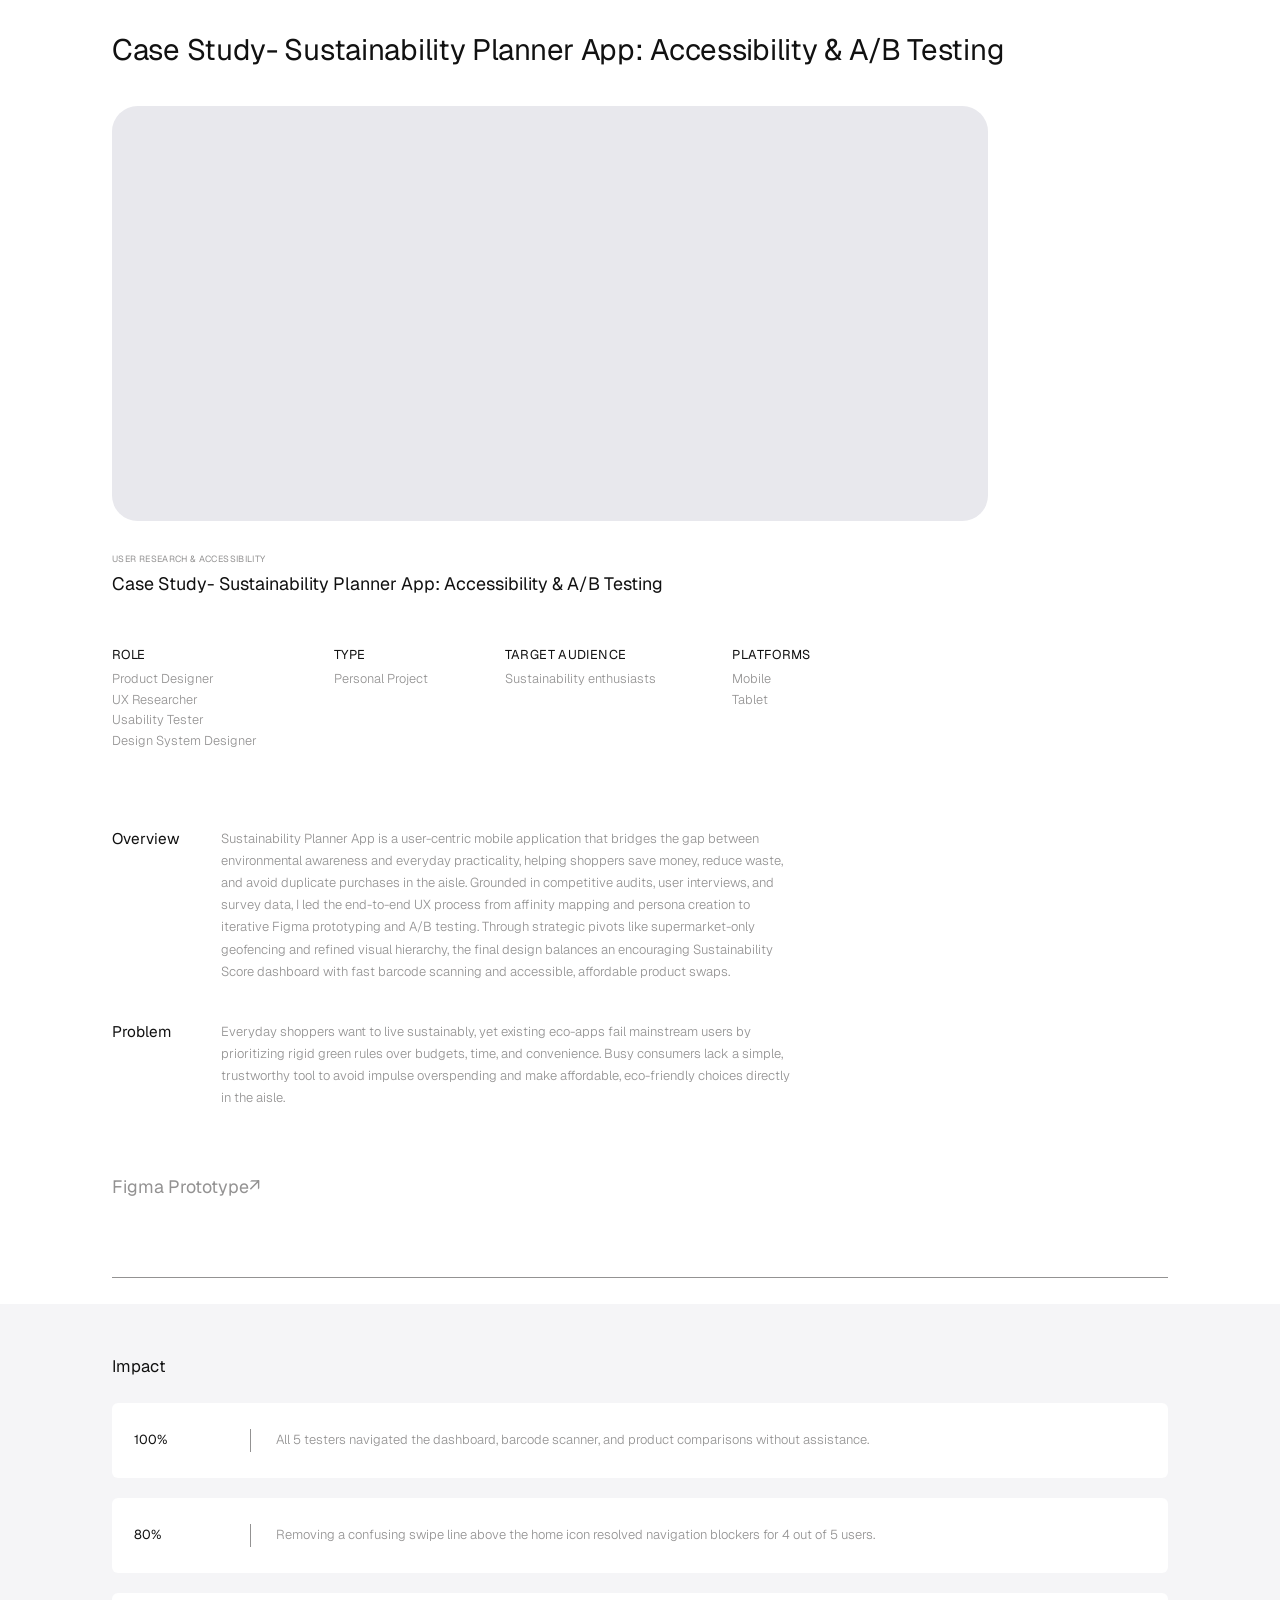
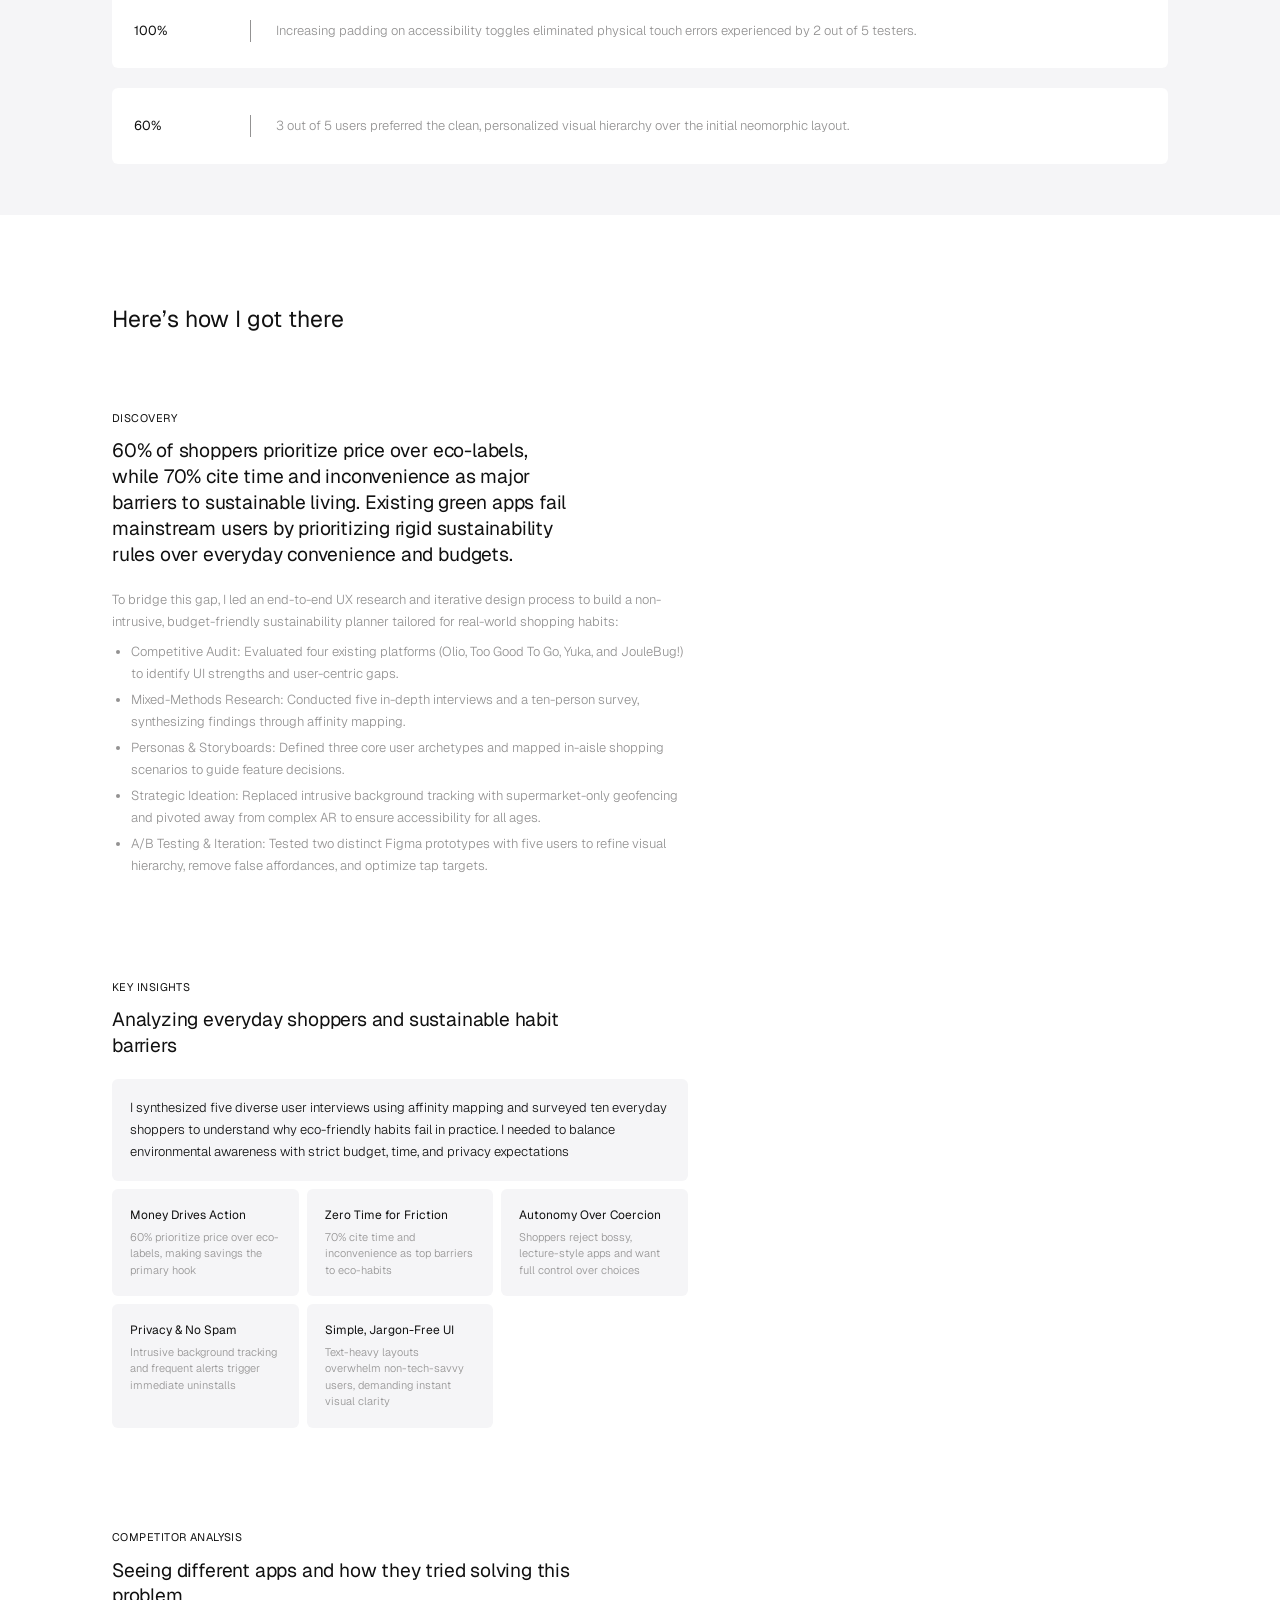
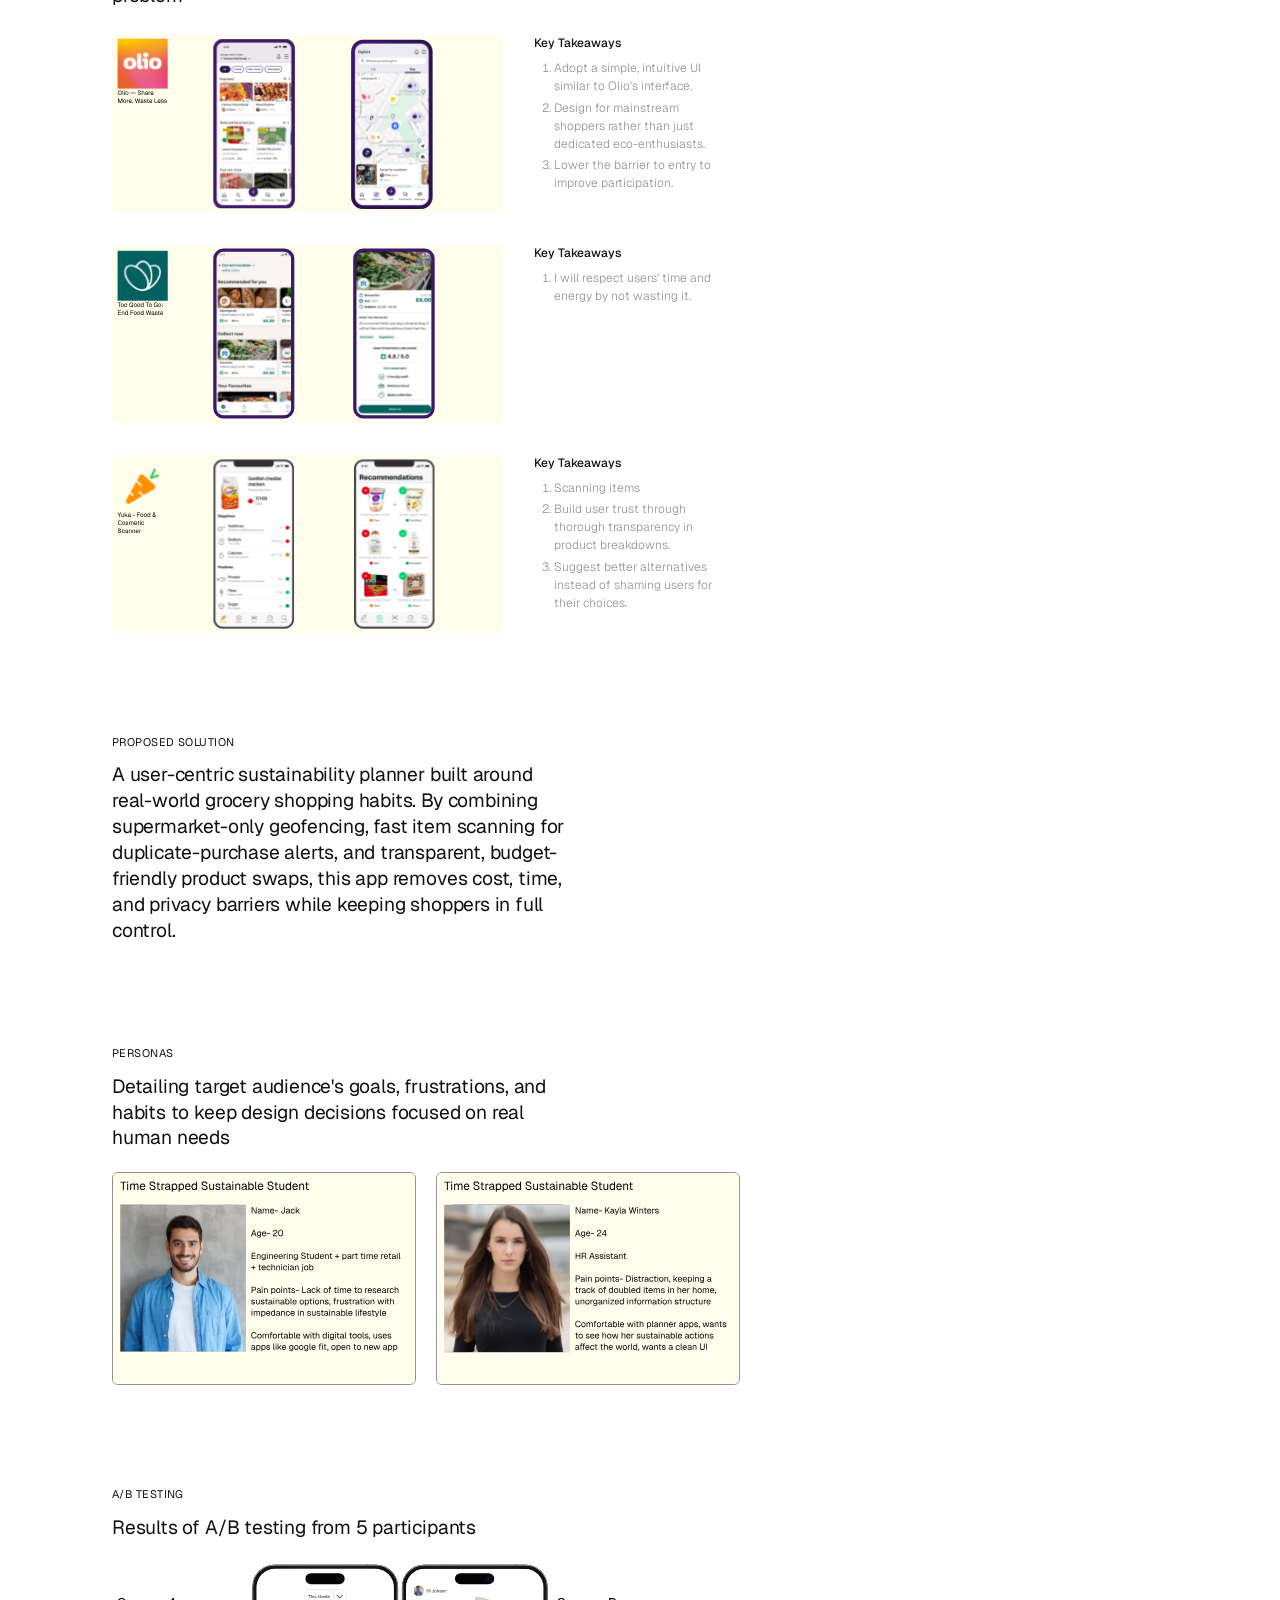
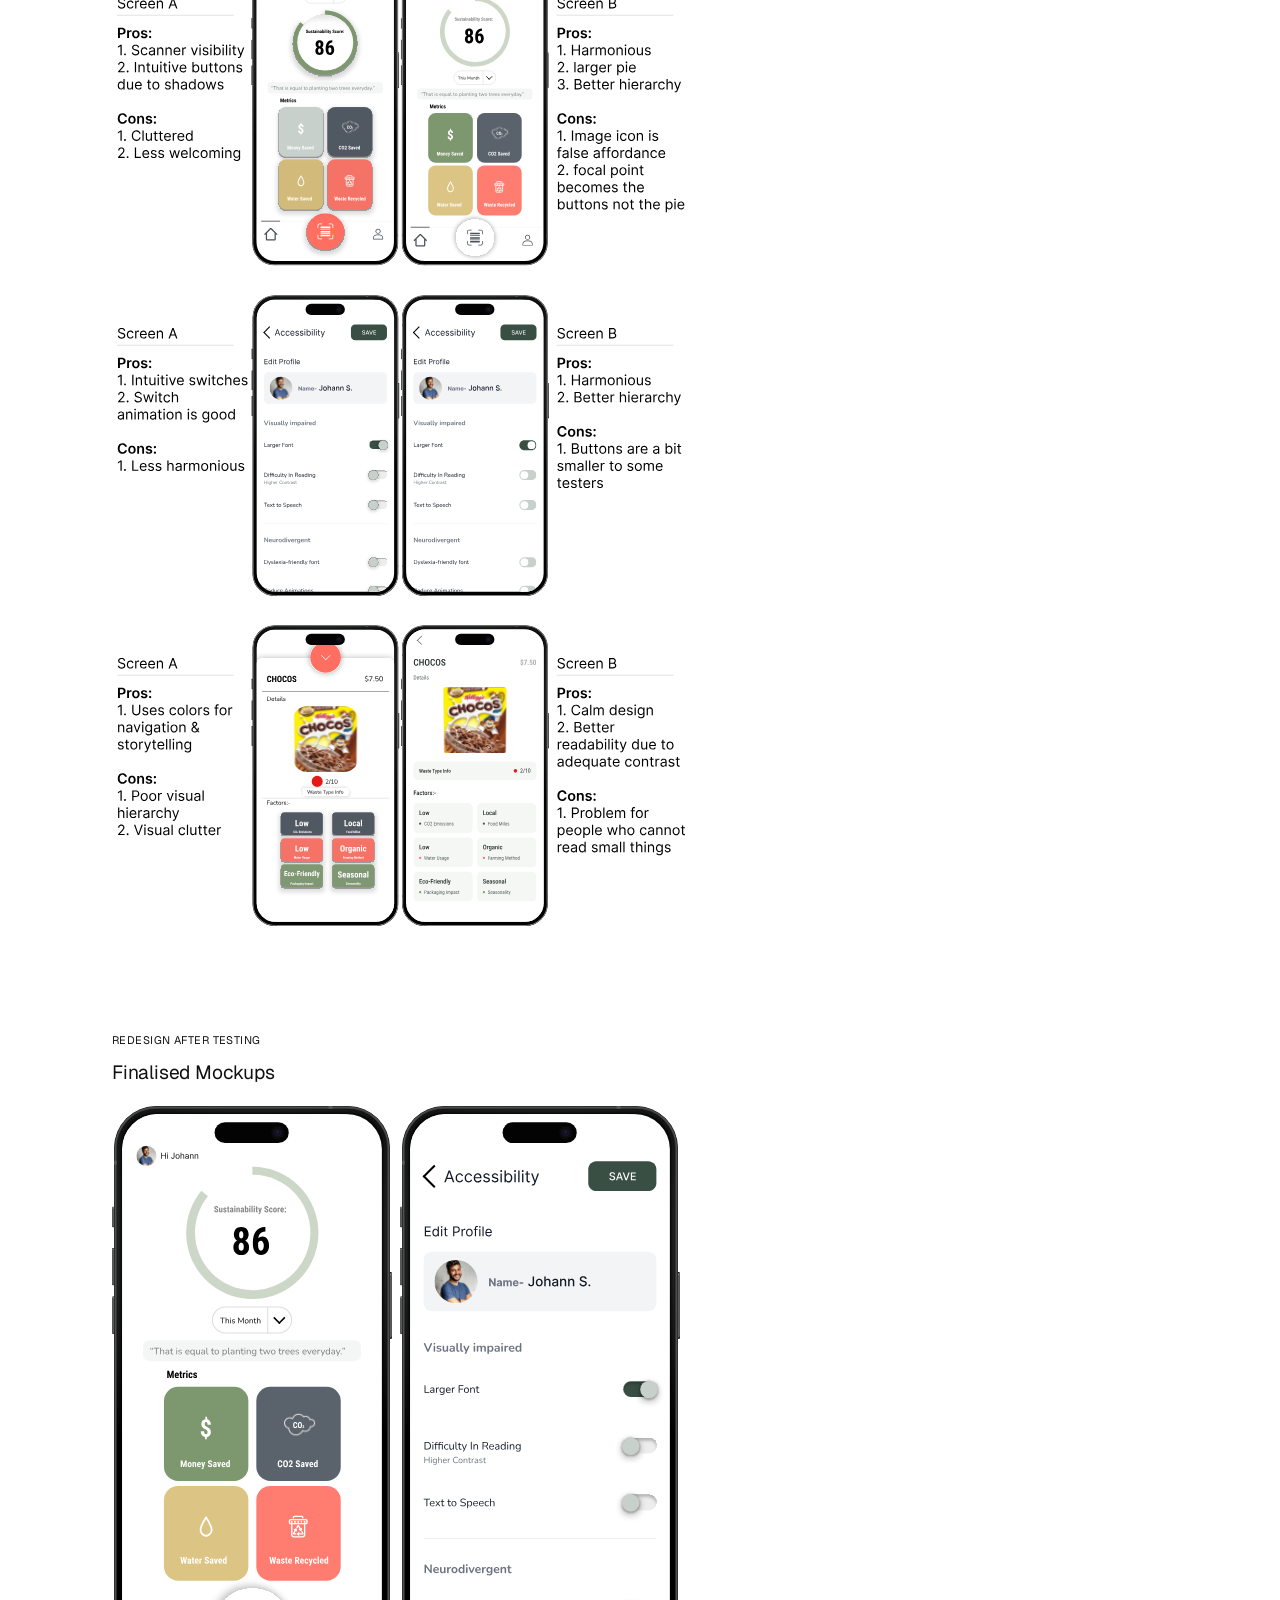
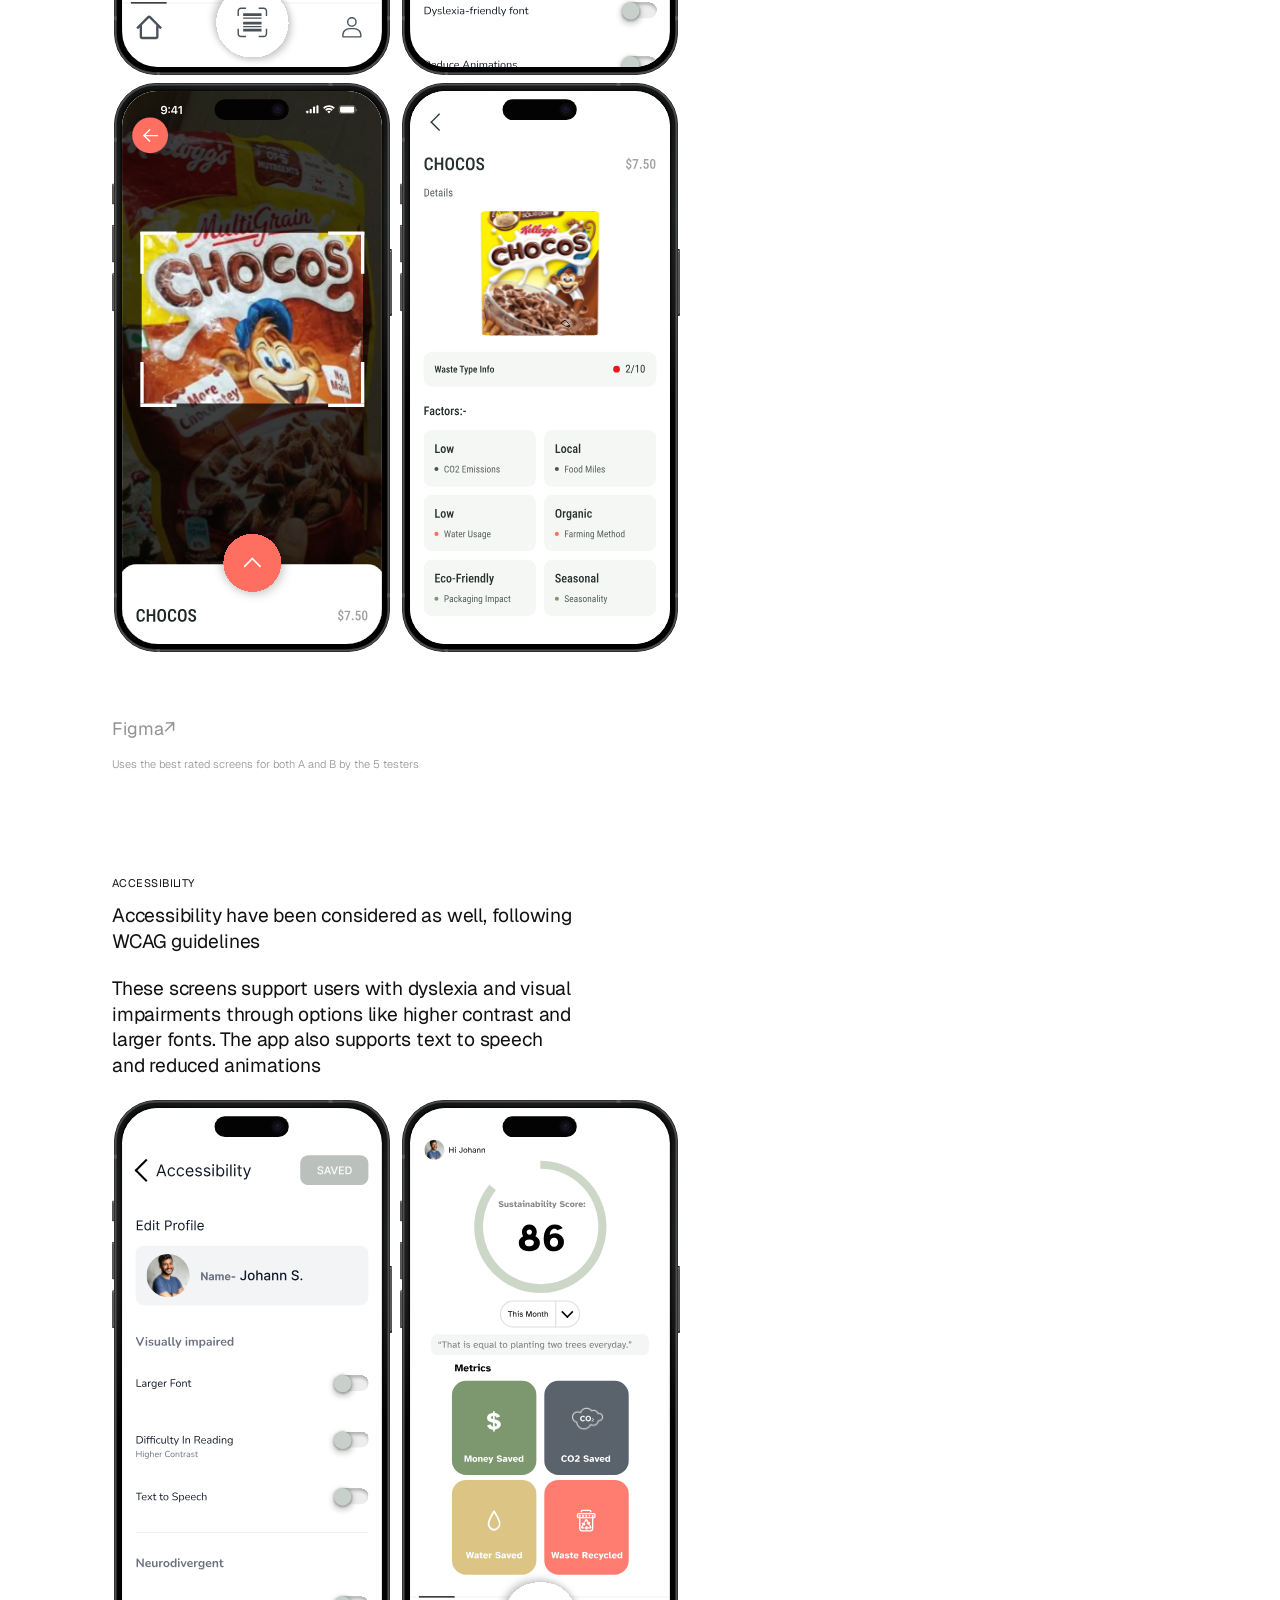
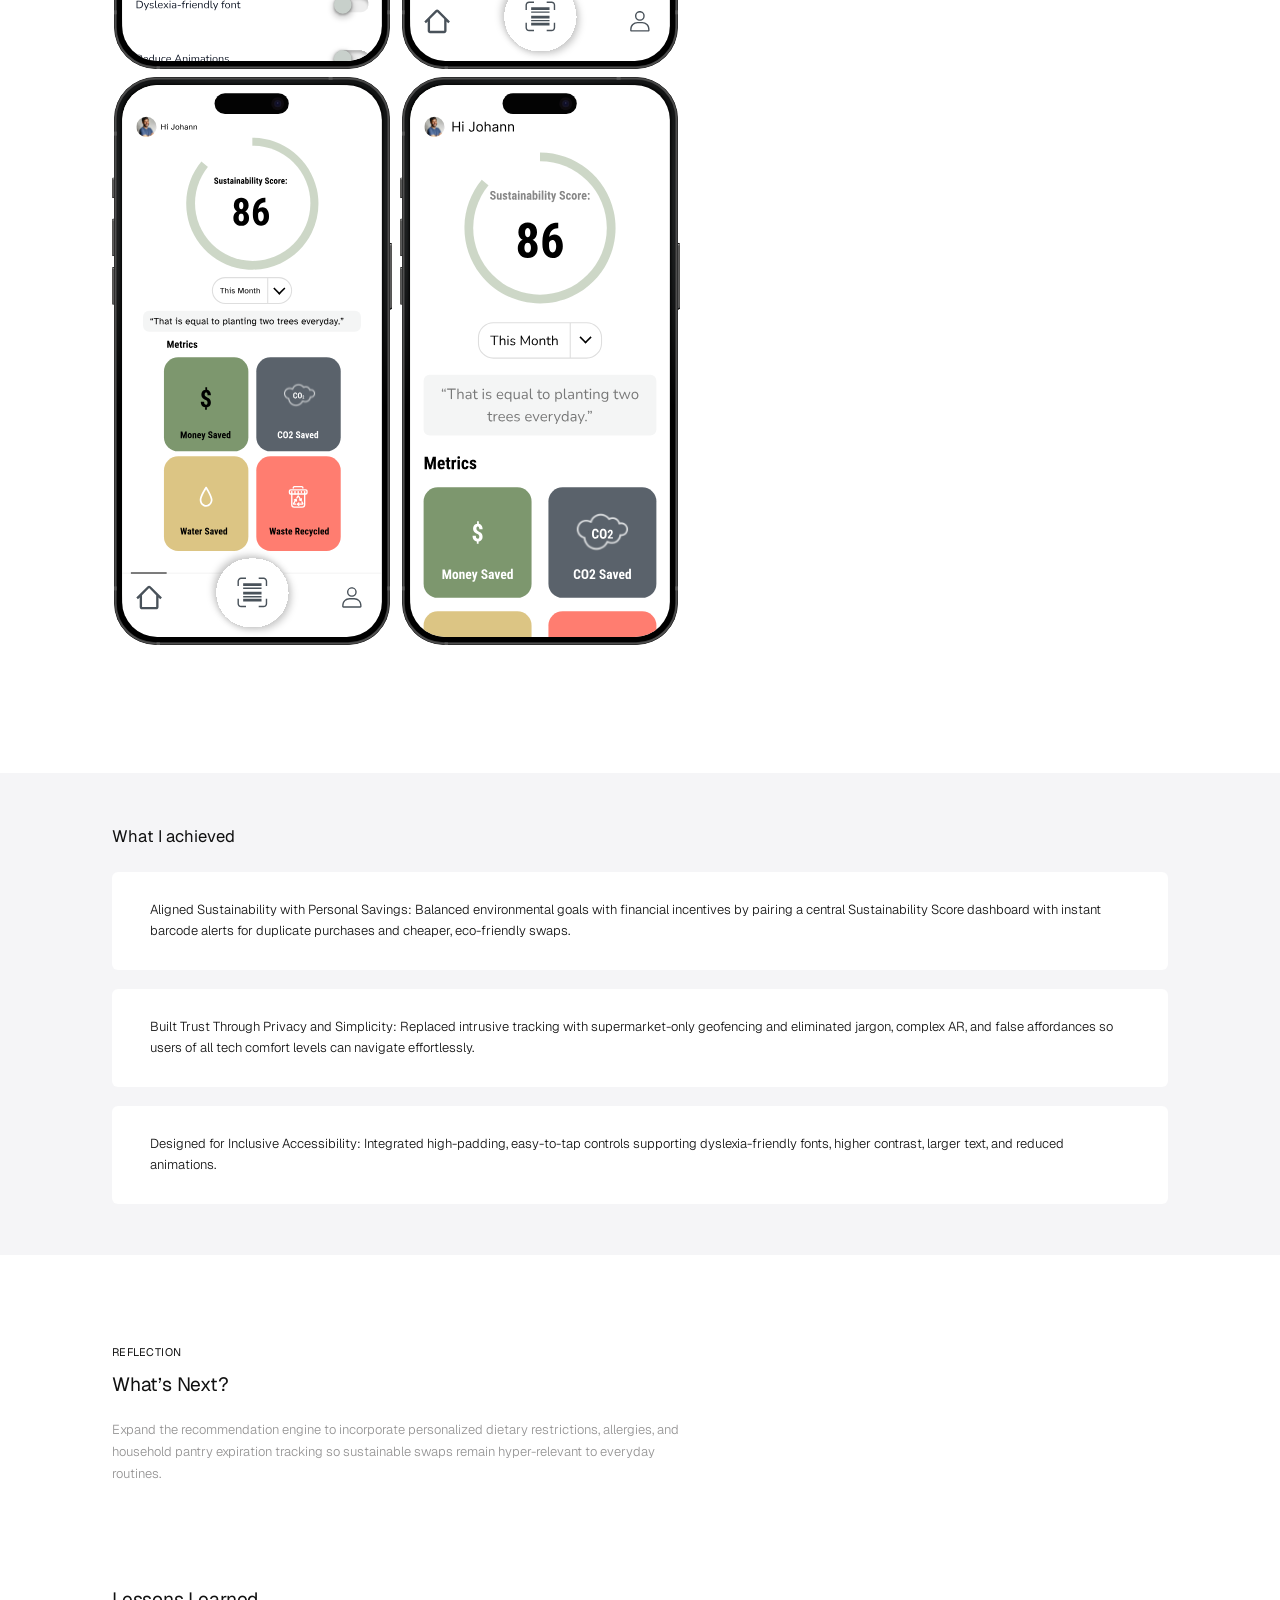
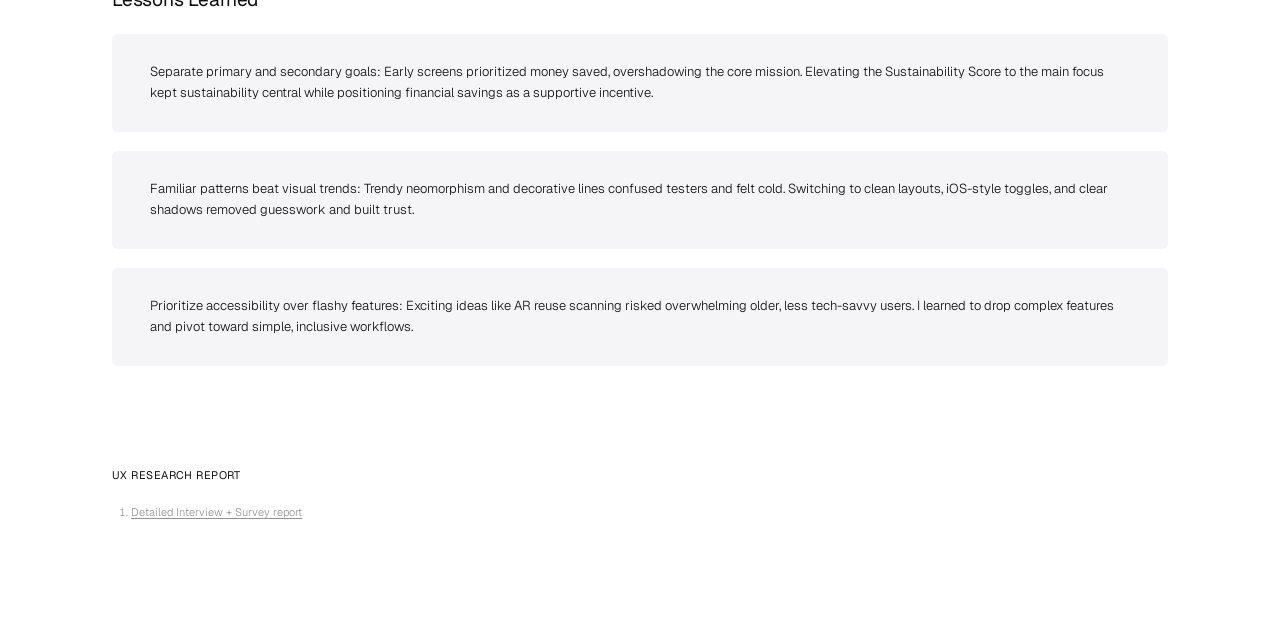
<file: ux-project2.html>
<!DOCTYPE html>
<html lang="en">
<head>
    <meta charset="UTF-8">
    <meta name="viewport" content="width=device-width, initial-scale=1.0">
    <title>Sustainability Planner App: UX Research & Accessibility</title>
    <link rel="stylesheet" href="case-study.css">
    <link rel="preconnect" href="https://fonts.googleapis.com">
    <link rel="preconnect" href="https://fonts.gstatic.com" crossorigin>
    <link href="https://fonts.googleapis.com/css2?family=Geist:ital,wght@0,100..900;1,100..900&family=Inter:ital,opsz,wght@0,14..32,100..900;1,14..32,100..900&family=Lato:ital,wght@0,100;0,300;0,400;0,700;0,900;1,100;1,300;1,400;1,700;1,900&display=swap" rel="stylesheet">
</head>
<body>

    <header class="container">
        <h1 class="page-title">Case Study- Sustainability Planner App: Accessibility &amp; A/B Testing</h1>
    </header>

    <main>
        <!-- ===== Hero video ===== -->
        <section class="container">
            <div class="video-wrap">
                <video class="project-thumb" autoplay muted loop playsinline>
                    <source src="Videos/Sustainability-app-recording.mp4" type="video/mp4">
                </video>
            </div>
        </section>

        <!-- ===== Intro ===== -->
        <section class="container intro">
            <p class="eyebrow">User Research &amp; Accessibility</p>
            <h2 class="case-title">Case Study- Sustainability Planner App: Accessibility &amp; A/B Testing</h2>

            <div class="meta">
                <div>
                    <h3 class="meta-label">Role</h3>
                    <p>Product Designer<br>UX Researcher<br>Usability Tester<br>Design System Designer</p>
                </div>
                <div>
                    <h3 class="meta-label">Type</h3>
                    <p>Personal Project</p>
                </div>
                <div>
                    <h3 class="meta-label">Target Audience</h3>
                    <p>Sustainability enthusiasts</p>
                </div>
                <div>
                    <h3 class="meta-label">Platforms</h3>
                    <p>Mobile<br>Tablet</p>
                </div>
            </div>

            <div class="row first">
                <h2 class="row-label">Overview</h2>
                <p>
                    Sustainability Planner App is a user-centric mobile application that bridges the gap between 
                    environmental awareness and everyday practicality, helping shoppers save money, reduce waste, and avoid 
                    duplicate purchases in the aisle. Grounded in competitive audits, user interviews, and survey data, I led 
                    the end-to-end UX process from affinity mapping and persona creation to iterative Figma prototyping and A/B 
                    testing. Through strategic pivots like supermarket-only geofencing and refined visual hierarchy, the final 
                    design balances an encouraging Sustainability Score dashboard with fast barcode scanning and accessible, 
                    affordable product swaps.
                </p>
            </div>

            <div class="row">
                <h2 class="row-label">Problem</h2>
                <p>
                    Everyday shoppers want to live sustainably, yet existing eco-apps fail mainstream users by prioritizing rigid 
                    green rules over budgets, time, and convenience. Busy consumers lack a simple, trustworthy tool to avoid impulse 
                    overspending and make affordable, eco-friendly choices directly in the aisle.
                </p>
            </div>

            <a class="ext-link" href="https://www.figma.com/proto/rgDfZ9UYcLnaNln9rGc20o/Improvement-UIs?node-id=1-29&viewport=172%2C-528%2C0.3&t=NrWhlZiE6ScgnMtA-1&scaling=scale-down&content-scaling=fixed&starting-point-node-id=1%3A29&page-id=0%3A1" target="_blank" rel="noopener noreferrer">Figma Prototype&#8599;</a>

            <hr>
        </section>

        <!-- ===== Impact band ===== -->
        <section class="band">
            <div class="container">
                <h2 class="band-title">Impact</h2>
                <ul class="stats">
                    <li><strong>100%</strong><span>All 5 testers navigated the dashboard, barcode scanner, and product comparisons without assistance.</span></li>
                    <li><strong>80%</strong><span>Removing a confusing swipe line above the home icon resolved navigation blockers for 4 out of 5 users.</span></li>
                    <li><strong>100%</strong><span>Increasing padding on accessibility toggles eliminated physical touch errors experienced by 2 out of 5 testers.</span></li>
                    <li><strong>60%</strong><span>3 out of 5 users preferred the clean, personalized visual hierarchy over the initial neomorphic layout.</span></li>
                </ul>
            </div>
        </section>

        <!-- ===== The story ===== -->
        <div class="container story">
            <h2 class="story-title">Here’s how I got there</h2>

            <section class="section" id="discovery">
                <p class="eyebrow">Discovery</p>
                <h3 class="statement">
                    60% of shoppers prioritize price over eco-labels, while 70% cite time and inconvenience as major barriers to sustainable living. Existing green apps fail mainstream users by prioritizing rigid sustainability rules over everyday convenience and budgets.
                </h3>
                <div class="text">
                    <p>To bridge this gap, I led an end-to-end UX research and iterative design process to build a non-intrusive, budget-friendly sustainability planner tailored for real-world shopping habits:</p>
                    <ul>
                        <li>Competitive Audit: Evaluated four existing platforms (Olio, Too Good To Go, Yuka, and JouleBug!) to identify UI strengths and user-centric gaps.</li>
                        <li>Mixed-Methods Research: Conducted five in-depth interviews and a ten-person survey, synthesizing findings through affinity mapping.</li>
                        <li>Personas & Storyboards: Defined three core user archetypes and mapped in-aisle shopping scenarios to guide feature decisions.</li>
                        <li>Strategic Ideation: Replaced intrusive background tracking with supermarket-only geofencing and pivoted away from complex AR to ensure accessibility for all ages.</li>
                        <li>A/B Testing & Iteration: Tested two distinct Figma prototypes with five users to refine visual hierarchy, remove false affordances, and optimize tap targets.</li>
                    </ul>
                </div>
            </section>

            <section class="section" id="insights">
                <p class="eyebrow">Key Insights</p>
                <h3 class="statement">Analyzing everyday shoppers and sustainable habit barriers</h3>
                <p class="quote-box">
                    I synthesized five diverse user interviews using affinity mapping and surveyed ten everyday shoppers to 
                    understand why eco-friendly habits fail in practice. I needed to balance environmental awareness with strict 
                    budget, time, and privacy expectations
                </p>
                <div class="insights">
                    <div><h4>Money Drives Action</h4><p>60% prioritize price over eco-labels, making savings the primary hook</p></div>
                    <div><h4>Zero Time for Friction</h4><p>70% cite time and inconvenience as top barriers to eco-habits</p></div>
                    <div><h4>Autonomy Over Coercion</h4><p>Shoppers reject bossy, lecture-style apps and want full control over choices</p></div>
                    <div><h4>Privacy & No Spam</h4><p>Intrusive background tracking and frequent alerts trigger immediate uninstalls</p></div>
                    <div><h4>Simple, Jargon-Free UI</h4><p>Text-heavy layouts overwhelm non-tech-savvy users, demanding instant visual clarity</p></div>
                </div>
            </section>

            <section class="section" id="competitors">
                <p class="eyebrow">COMPETITOR ANALYSIS</p>
                <h3 class="statement">Seeing different apps and how they tried solving this problem</h3>

                <div class="vr-row">
                    <img src="uxproject2-images/image-1.svg" alt="Olio analysis">
                    <div>
                        <h4 class="takeaway-label">Key Takeaways</h4>
                        <ol>
                            <li>Adopt a simple, intuitive UI similar to Olio's interface.</li>
                            <li>Design for mainstream shoppers rather than just dedicated eco-enthusiasts.</li>
                            <li>Lower the barrier to entry to improve participation.</li>
                        </ol>
                    </div>
                </div>
                <div class="vr-row">
                    <img src="uxproject2-images/image-2.svg" alt="Too Good To Go analysis">
                    <div>
                        <h4 class="takeaway-label">Key Takeaways</h4>
                        <ol>
                            <li>I will respect users’ time and energy by not wasting it.</li>
                        </ol>
                    </div>
                </div>
                <div class="vr-row">
                    <img src="uxproject2-images/image-3.svg" alt="Yuka analysis">
                    <div>
                        <h4 class="takeaway-label">Key Takeaways</h4>
                        <ol>
                            <li>Scanning items</li>
                            <li>Build user trust through thorough transparency in product breakdowns.</li>
                            <li>Suggest better alternatives instead of shaming users for their choices.</li>
                        </ol>
                    </div>
                </div>
            </section>

            <section class="section" id="solution">
                <p class="eyebrow">Proposed Solution</p>
                <h3 class="statement">
                    A user-centric sustainability planner built around real-world grocery 
                    shopping habits. By combining supermarket-only geofencing, fast item 
                    scanning for duplicate-purchase alerts, and transparent, budget-friendly
                    product swaps, this app removes cost, time, and privacy barriers while 
                    keeping shoppers in full control.
                </h3>
            </section>

            <section class="section" id="wireframes">
                <p class="eyebrow">Personas</p>
                <h3 class="statement">Detailing target audience's goals, frustrations, and habits to keep design decisions focused on real human needs</h3>

                <div class="wire-grid">
                    <figure>
                        <img src="uxproject2-images/image-16.svg" alt="persona-1">

                    </figure>
                    <figure>
                        <img src="uxproject2-images/image-17.svg" alt="persona-2">

                    </figure>
                </div>
            </section>
        </div>

        <div class="container story">
            <section class="section" id="trade-offs">
                <p class="eyebrow">A/B Testing</p>
                <h3 class="statement">Results of A/B testing from 5 participants</h3>

                <img class="trade-img" src="uxproject2-images/image-20.svg" alt="Before and after: final design changes">
                <br>
                <img class="trade-img" src="uxproject2-images/image-21.svg" alt="Before and after: final design changes">
                <br>
                <img class="trade-img" src="uxproject2-images/image-22.svg" alt="Before and after: final design changes">
            </section>
        </div>

        <div class="container story">
            <section class="section" id="final-design">
                <p class="eyebrow">Redesign after testing</p>
                <h3 class="statement">Finalised Mockups</h3>

                <div class="mockup-grid">
                    <img src="uxproject2-images/image-25.svg" alt="Dashboard">
                    <img src="uxproject2-images/image-26.svg" alt="Settings">
                    <img src="uxproject2-images/image-27.svg" alt="Scan">
                    <img src="uxproject2-images/image-28.svg" alt="Product details">
                </div>

                <a class="ext-link" href="https://www.figma.com/design/rgDfZ9UYcLnaNln9rGc20o/Improvement-UIs?node-id=2047-74&t=7JIq5sC3susQ7gmj-1" target="_blank" rel="noopener noreferrer">Figma&#8599;</a>
                <p class="small-note">
                    Uses the best rated screens for both A and B by the 5 testers
                </p>
            </section>
        </div>

        <div class="container story">
            <section class="section" id="final-design">
                <p class="eyebrow">Accessibility</p>
                <h3 class="statement">Accessibility have been considered as well, following WCAG guidelines</h3>
                <h3 class="statement">These screens support users with dyslexia and visual impairments through options like higher contrast and larger fonts. The app also supports text to speech and reduced animations</h3>

                <div class="mockup-grid">
                    <img src="uxproject2-images/image-32.svg" alt="Settings">
                    <img src="uxproject2-images/image-29.svg" alt="Dyslexia-friendly font">
                    <img src="uxproject2-images/image-30.svg" alt="High Contrast (For visually impaired people)">
                    <img src="uxproject2-images/image-31.svg" alt="Increased in Text Size (For visually impaired people)">
                </div>
            </section>
        </div>

        <!-- ===== What we achieved band ===== -->
        <section class="band">
            <div class="container">
                <h2 class="band-title">What I achieved</h2>
                <ul class="cards">
                    <li>Aligned Sustainability with Personal Savings: Balanced environmental goals with financial incentives by pairing a central Sustainability Score dashboard with instant barcode alerts for duplicate purchases and cheaper, eco-friendly swaps.</li>
                    <li>Built Trust Through Privacy and Simplicity: Replaced intrusive tracking with supermarket-only geofencing and eliminated jargon, complex AR, and false affordances so users of all tech comfort levels can navigate effortlessly.</li>
                    <li>Designed for Inclusive Accessibility: Integrated high-padding, easy-to-tap controls supporting dyslexia-friendly fonts, higher contrast, larger text, and reduced animations.</li>
                </ul>
            </div>
        </section>

        <div class="container story">

            <section class="section" id="reflection">
                <p class="eyebrow">Reflection</p>
                <h3 class="statement">What’s Next?</h3>
                <div class="text">
                    <p>
                        Expand the recommendation engine to incorporate personalized dietary restrictions, allergies, and 
                        household pantry expiration tracking so sustainable swaps remain hyper-relevant to everyday routines.
                    </p>                
                </div>
            </section>

            <section class="section" id="lessons">
                <h3 class="statement">Lessons Learned</h3>
                <ul class="cards on-white">
                    <li>Separate primary and secondary goals: Early screens prioritized money saved, overshadowing the core mission. Elevating the Sustainability Score to the main focus kept sustainability central while positioning financial savings as a supportive incentive.</li>
                    <li>Familiar patterns beat visual trends: Trendy neomorphism and decorative lines confused testers and felt cold. Switching to clean layouts, iOS-style toggles, and clear shadows removed guesswork and built trust.</li>
                    <li>Prioritize accessibility over flashy features: Exciting ideas like AR reuse scanning risked overwhelming older, less tech-savvy users. I learned to drop complex features and pivot toward simple, inclusive workflows.</li>
                </ul>
            </section>

            <section class="section refs" id="references">
                <p class="eyebrow">UX Research report</p>
                <ol class="text">
                    <li><a href="https://drive.google.com/file/d/1sfiNbumDqL3l8kChZlxORvQ7fpmvZHmG/view?usp=sharing" target="_blank" rel="noopener noreferrer">Detailed Interview + Survey report</a></li>
                </ol>
            </section>
        </div>
    </main>

</body>
</html>
</file>
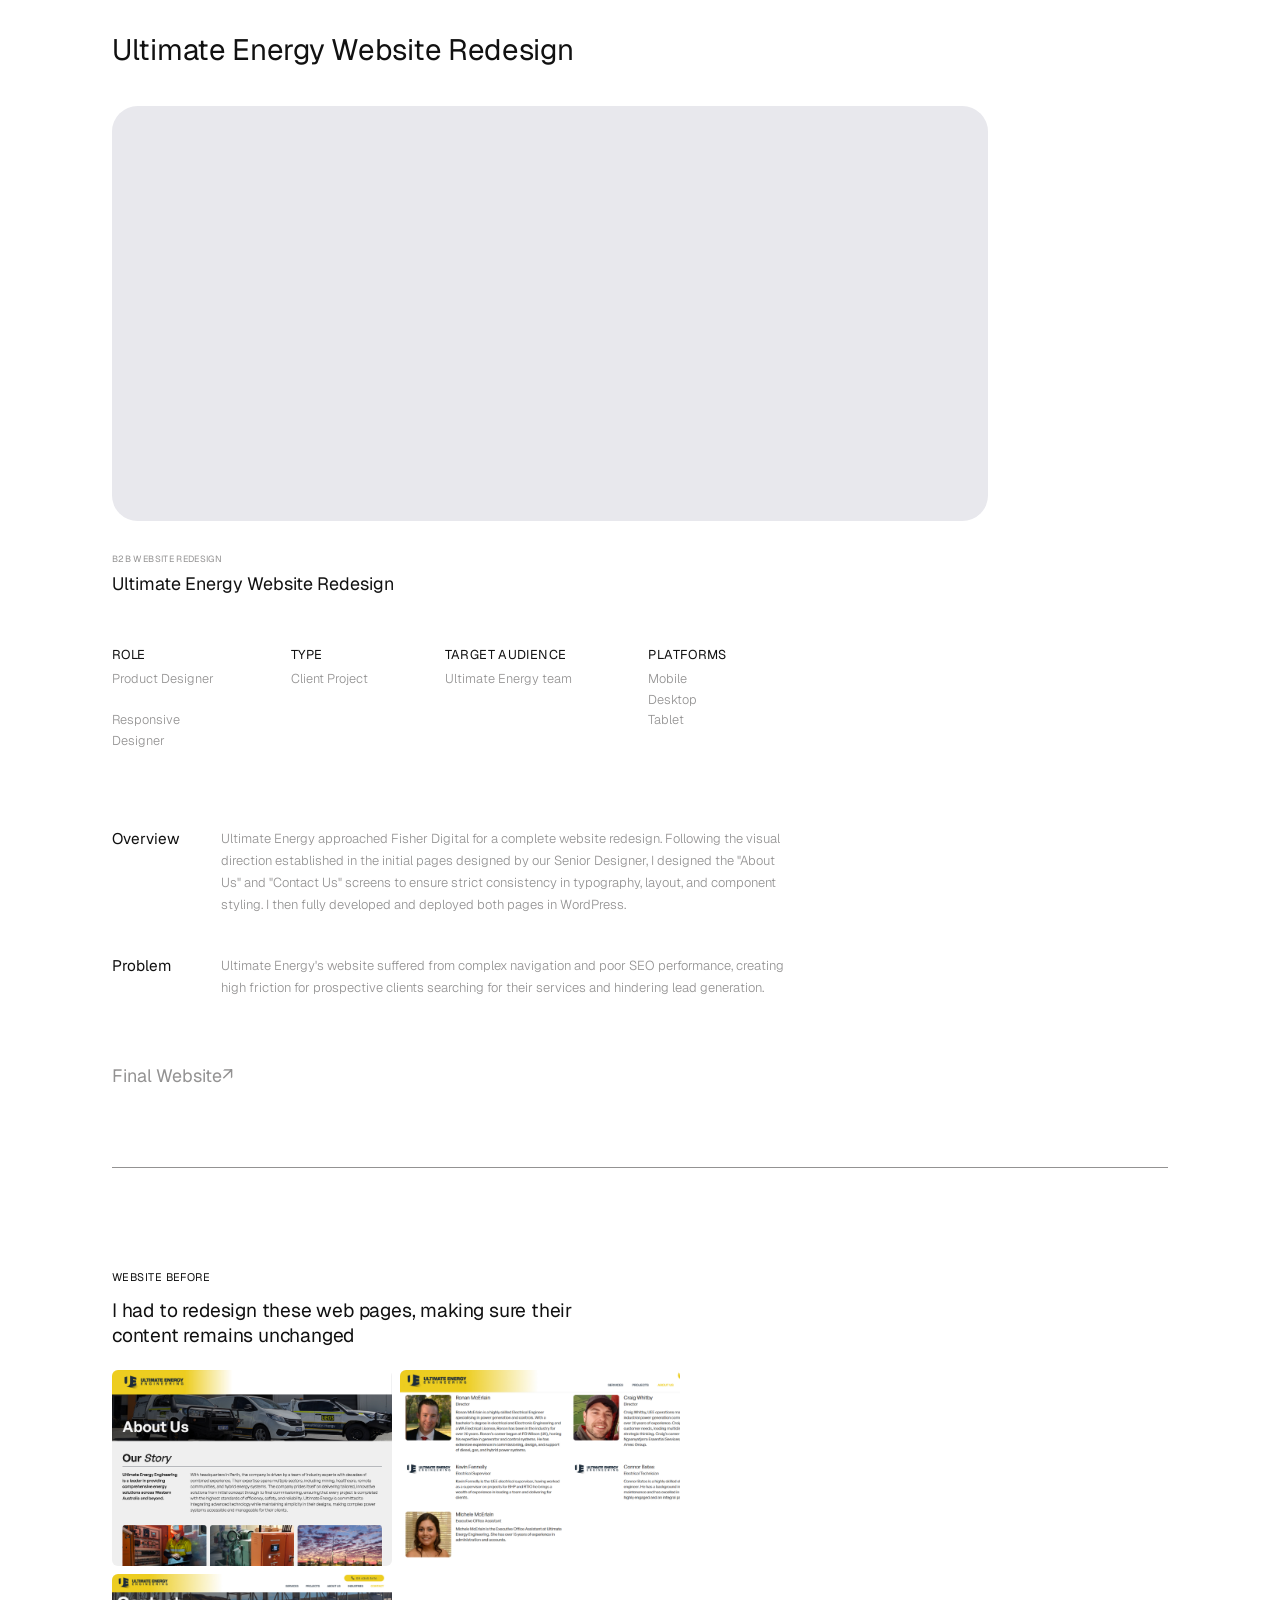
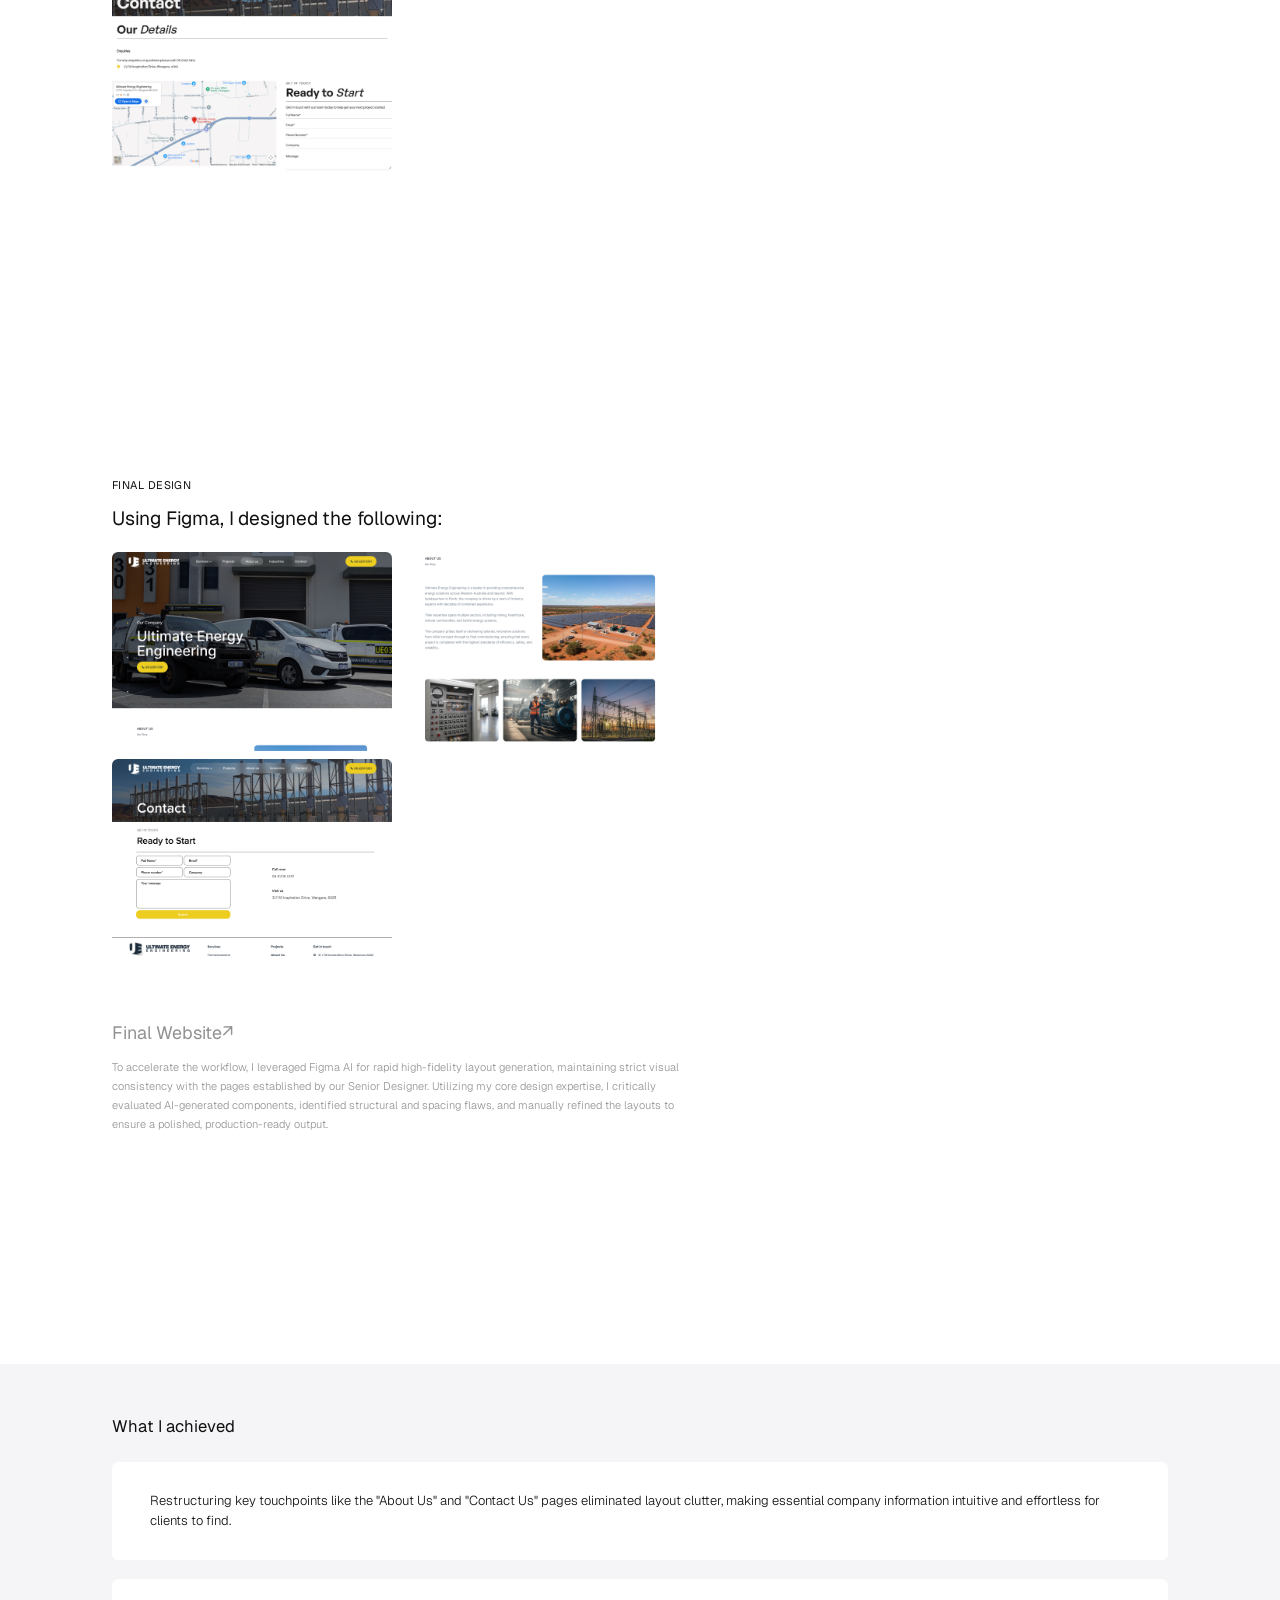
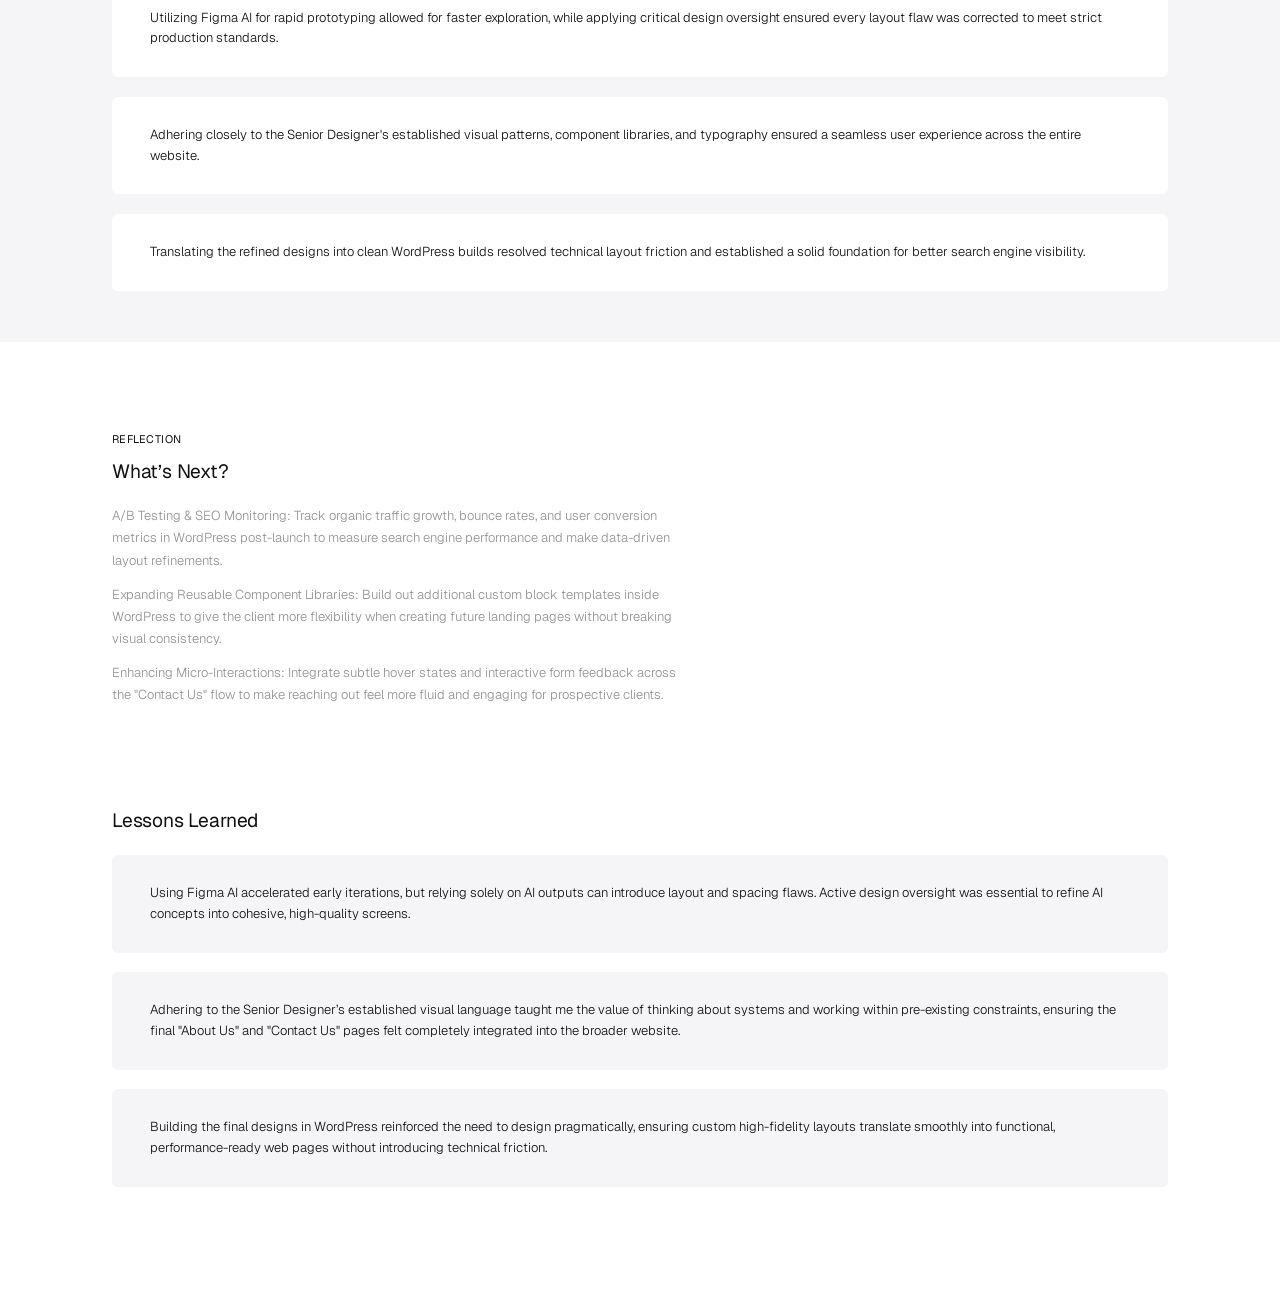
<file: web-project2.html>
<!DOCTYPE html>
<html lang="en">
<head>
    <meta charset="UTF-8">
    <meta name="viewport" content="width=device-width, initial-scale=1.0">
    <title>Ultimate Energy Website Redesign</title>
    <link rel="stylesheet" href="case-study.css">
    <link rel="preconnect" href="https://fonts.googleapis.com">
    <link rel="preconnect" href="https://fonts.gstatic.com" crossorigin>
    <link href="https://fonts.googleapis.com/css2?family=Geist:ital,wght@0,100..900;1,100..900&family=Inter:ital,opsz,wght@0,14..32,100..900;1,14..32,100..900&family=Lato:ital,wght@0,100;0,300;0,400;0,700;0,900;1,100;1,300;1,400;1,700;1,900&display=swap" rel="stylesheet">
</head>
<body>

    <header class="container">
        <h1 class="page-title">Ultimate Energy Website Redesign</h1>
    </header>

    <main>
        <!-- ===== Hero video ===== -->
        <section class="container">
            <div class="video-wrap">
                <video class="project-thumb" autoplay muted loop playsinline>
                    <source src="Videos/Ultimate-energy-Client-project.mp4" type="video/mp4">
                </video>
            </div>
        </section>

        <!-- ===== Intro ===== -->
        <section class="container intro">
            <p class="eyebrow">B2B Website Redesign</p>
            <h2 class="case-title">Ultimate Energy Website Redesign</h2>

            <div class="meta">
                <div>
                    <h3 class="meta-label">Role</h3>
                    <p>Product Designer<br><br>Responsive <br>Designer</p>
                </div>
                <div>
                    <h3 class="meta-label">Type</h3>
                    <p>Client Project</p>
                </div>
                <div>
                    <h3 class="meta-label">Target Audience</h3>
                    <p>Ultimate Energy team</p>
                </div>
                <div>
                    <h3 class="meta-label">Platforms</h3>
                    <p>Mobile<br>Desktop<br>Tablet</p>
                </div>
            </div>

            <div class="row first">
                <h2 class="row-label">Overview</h2>
                <p>Ultimate Energy approached Fisher Digital for a complete website redesign. Following the visual direction established in the initial pages designed by our Senior Designer, I designed the "About Us" and "Contact Us" screens to ensure strict consistency in typography, layout, and component styling. I then fully developed and deployed both pages in WordPress.</p>
            </div>

            <div class="row">
                <h2 class="row-label">Problem</h2>
                <p>Ultimate Energy's website suffered from complex navigation and poor SEO performance, creating high friction for prospective clients searching for their services and hindering lead generation.</p>
            </div>

            <a class="ext-link" href="https://ultimateenestg.wpenginepowered.com/about-us/?et_fb=1&PageSpeed=off" target="_blank" rel="noopener noreferrer">Final Website&#8599;</a>

            <hr>
        </section>

        <div class="container story">
            <section class="section" id="competitors">

            <section class="section" id="final-design">
                <p class="eyebrow">Website Before</p>
                <h3 class="statement">I had to redesign these web pages, making sure their content remains unchanged</h3>

                <div class="mockup-grid">
                    <img src="Images/image-69.jpg" alt="About Us 1">
                    <img src="Images/image-70.jpg" alt="About Us 2">
                    <img src="Images/image-71.jpg" alt="Contact Us">
                </div>
            </section>
        </div>

        <!-- ===== The story ===== -->
        <div class="container story">
            <section class="section" id="competitors">

            <section class="section" id="final-design">
                <p class="eyebrow">Final Design</p>
                <h3 class="statement">Using Figma, I designed the following:</h3>

                <div class="mockup-grid">
                    <img src="Images/image-66.jpg" alt="About Us 1">
                    <img src="Images/image-67.jpg" alt="About Us 2">
                    <img src="Images/image-68.jpg" alt="Contact Us">
                </div>

                <a class="ext-link" href="https://ultimateenestg.wpenginepowered.com/about-us/?et_fb=1&PageSpeed=off" target="_blank" rel="noopener noreferrer">Final Website&#8599;</a>
                <p class="small-note">To accelerate the workflow, I leveraged Figma AI for rapid high-fidelity layout generation, maintaining strict visual consistency with the pages established by our Senior Designer. Utilizing my core design expertise, I critically evaluated AI-generated components, identified structural and spacing flaws, and manually refined the layouts to ensure a polished, production-ready output.</p>

            </section>
        </div>

        <!-- ===== What we achieved band ===== -->
        <section class="band">
            <div class="container">
                <h2 class="band-title">What I achieved</h2>
                <ul class="cards">
                    <li>Restructuring key touchpoints like the "About Us" and "Contact Us" pages eliminated layout clutter, making essential company information intuitive and effortless for clients to find.</li>
                    <li>Utilizing Figma AI for rapid prototyping allowed for faster exploration, while applying critical design oversight ensured every layout flaw was corrected to meet strict production standards.</li>
                    <li>Adhering closely to the Senior Designer's established visual patterns, component libraries, and typography ensured a seamless user experience across the entire website.</li>
                    <li>Translating the refined designs into clean WordPress builds resolved technical layout friction and established a solid foundation for better search engine visibility.</li>
                </ul>
            </div>
        </section>

        <div class="container story">
            <section class="section" id="reflection">
                <p class="eyebrow">Reflection</p>
                <h3 class="statement">What’s Next?</h3>
                <div class="text">
                    <p>A/B Testing & SEO Monitoring: Track organic traffic growth, bounce rates, and user conversion metrics in WordPress post-launch to measure search engine performance and make data-driven layout refinements.</p>
                    <p>Expanding Reusable Component Libraries: Build out additional custom block templates inside WordPress to give the client more flexibility when creating future landing pages without breaking visual consistency.</p>
                    <p>Enhancing Micro-Interactions: Integrate subtle hover states and interactive form feedback across the "Contact Us" flow to make reaching out feel more fluid and engaging for prospective clients.</p>
                </div>
            </section>

            <section class="section" id="lessons">
                <h3 class="statement">Lessons Learned</h3>
                <ul class="cards on-white">
                    <li>Using Figma AI accelerated early iterations, but relying solely on AI outputs can introduce layout and spacing flaws. Active design oversight was essential to refine AI concepts into cohesive, high-quality screens.</li>
                    <li>Adhering to the Senior Designer’s established visual language taught me the value of thinking about systems and working within pre-existing constraints, ensuring the final "About Us" and "Contact Us" pages felt completely integrated into the broader website.</li>
                    <li>Building the final designs in WordPress reinforced the need to design pragmatically, ensuring custom high-fidelity layouts translate smoothly into functional, performance-ready web pages without introducing technical friction.</li>
                </ul>
            </section>
        </div>
    </main>

</body>
</html>
</file>
<file: style.css>
* {
    box-sizing: border-box;
    margin: 0;
    padding: 0;
}

html {
    scroll-behavior: smooth;
}

body {
    font-family: "Geist", sans-serif;
}

a {
    text-decoration: none;
}
 
header {
    display: flex;
    justify-content: space-between;
    align-items: center;
    padding: 2.75rem clamp(1.5rem, 9vw, 7rem) 0;
}
 
.brand {
    font-size: 1rem;
    font-weight: 400;
    color: #111;
}
 
nav {
    display: flex;
    align-items: center;
}
 
.links-container {
    display: flex;
    align-items: center;
}
 
.nav-bar {
    display: flex;
    gap: 1.75rem;
}
 
.nav-bar a {
    font-size: 0.8125rem;
    font-weight: 300;
    color: #6e6e73;
    transition: color 0.3s ease;
}
 
.nav-bar a:hover {
    color: #181818;
}
 
/* checkbox stays keyboard-focusable but invisible */
#sidebar-active {
    position: absolute;
    opacity: 0;
    pointer-events: none;
}
 
.open-sidebar-button,
.close-sidebar-button,
#overlay {
    display: none;
}
 
a:focus-visible,
#sidebar-active:focus-visible ~ .open-sidebar-button {
    outline: 2px solid #111;
    outline-offset: 4px;
    border-radius: 4px;
}

p {
    color: #b5b5b5;
    font-weight: 350;
    font-size: clamp(1.1rem, 1vw, 3rem);
}

h1, h2 {
    font-weight: 300;
}

h1 {
    font-size: clamp(2rem, calc(2vw + 1rem), 5rem);
}

h2 {
    font-size: clamp(0.5rem, calc(1vw + 1rem), 4rem);
}

.smily {
    display: inline-block;
    vertical-align: middle;
    width: 1em;
    height: auto;
    margin-left: 0.3em;
    position: static; /* remove any leftover absolute positioning */
}

.smily path {
    animation: draw 2.7s linear infinite;
    opacity: 0;
}

.smily path:nth-child(1) {
    stroke-dasharray: 45;
    stroke-dashoffset: 45;
    animation-name: draw1;
}

.smily path:nth-child(2) {
    stroke-dasharray: 38;
    stroke-dashoffset: 38;
    animation-name: draw2;
}

.smily path:nth-child(3) {
    stroke-dasharray: 120;
    stroke-dashoffset: 120;
    animation-name: draw3;
}

/* Path 1 draws first: 0-25% */
@keyframes draw1 {
    0%        { stroke-dashoffset: 45; opacity: 0; }
    5%        { opacity: 1; }
    25%       { stroke-dashoffset: 0; opacity: 1; }
    75%       { stroke-dashoffset: 0; opacity: 1; }
    90%       { stroke-dashoffset: 0; opacity: 0; }
    100%      { stroke-dashoffset: 45; opacity: 0; }
}

/* Path 2 draws second: 15-40% */
@keyframes draw2 {
    0%        { stroke-dashoffset: 38; opacity: 0; }
    15%       { stroke-dashoffset: 38; opacity: 0; }
    20%       { opacity: 1; }
    40%       { stroke-dashoffset: 0; opacity: 1; }
    75%       { stroke-dashoffset: 0; opacity: 1; }
    90%       { stroke-dashoffset: 0; opacity: 0; }
    100%      { stroke-dashoffset: 38; opacity: 0; }
}

/* Path 3 draws last: 30-65% */
@keyframes draw3 {
    0%        { stroke-dashoffset: 120; opacity: 0; }
    30%       { stroke-dashoffset: 120; opacity: 0; }
    35%       { opacity: 1; }
    65%       { stroke-dashoffset: 0; opacity: 1; }
    75%       { stroke-dashoffset: 0; opacity: 1; }
    90%       { stroke-dashoffset: 0; opacity: 0; }
    100%      { stroke-dashoffset: 120; opacity: 0; }
}

.home-para {
    margin-left: 4vh;
    text-align: left;
    animation: slideLeft 0.75s ease forwards;
    animation-delay: 0.04s;
}

@keyframes slideLeft {
    from {
        opacity: 0;
        transform: translateX(-40px);
    }
    to {
        opacity: 1;
        transform: translateX(0);
    }
}

.home-para h1 {
    margin-bottom: 1%;
    margin-right: 15%;
}

.home-para p {
    margin-right: 35%;
}

.img-1 {
    border-radius: 10px;
    max-width: 100%;
    height: auto;
    animation: slideUp 0.75s ease forwards;
    margin-left: 5%;
}

@keyframes slideUp {
    from {
        opacity: 0;
        transform: translateY(40px);
    }
    to {
        opacity: 1;
        transform: translateY(0);
    }
}

.intro-page {
    display: flex;
    align-items: center;
    margin-top: 20dvh;
    margin-inline: auto;
    max-width: 1500px;
}

.technical-skills {
    margin-top: 32vh;
}

.carousel {
    margin-top: 2vh;
    display: flex;
    overflow-x: auto;
}

.carousel::-webkit-scrollbar {
    display: none;
}

.group {
    display: flex;
    align-items: center;
    justify-content: center;
    gap: 3.5em;
    animation: spin 20s infinite linear;
    padding: 1em;
}

.card {
    flex: home;
    width: 8em;
    height: 8em;
    padding: 1em;
    align-content: center;
}

@keyframes spin {
    from {translate: 0;}
    to {translate:-100%;}
}

/* #about {
    margin-top: 29.5vh;
    padding: 9rem 1.5rem;
}

.about-row {
    display: flex;
    align-items: center;
    justify-content: center;
    gap: 2.5rem;
} */

.me {
  max-width: 45rem;
}

.me p {
    margin-top: 1.25rem;
    line-height: 1.6;
    color: #707070;
}

.quote {
    width: 5rem;
}

.rotate {
    transform: rotate(180deg);
}

.switch {
    position: relative;
    display: inline-block;
    width: 7rem;
    height: 2.8rem;
}

.slider {
    position: absolute;
    inset: 0;
    background-color: #ccc;
    border-radius: 5rem;
    transition: 0.3s;
}

.slider::before {
    content: "";
    position: absolute;
    height: 2rem;
    width: 2rem;
    left: 0.4rem;
    bottom: 0.4rem;
    background-color: rgb(0, 0, 0);
    border-radius: 50%;
    transition: 0.4s;
}

input:checked + .slider::before {
    transform: translateX(4.2rem);
}

.modes {
    display: flex;
    justify-content: center;
    align-items: center;
    gap: 1.5rem;
    margin-top: 2.5vw;
}

#portfolio {
    max-width: var(--max-width, 1500px);
    margin: 29.5vh auto 0;
    padding-inline: var(--gutter, clamp(1.5rem, 9vw, 7rem));
    padding-bottom: 8rem;
    text-align: left;
    margin-top: 24%;
}

#portfolio h1 {
    font-size: clamp(1.5rem, 2.5vw, 2.5rem);
    letter-spacing: -0.02em;
    line-height: 1.1;
    margin-bottom: clamp(0.75rem, 1.4vw, 1.5rem);
}

.project-tabs {
    display: flex;
    align-items: center;
    gap: 0.5rem;
    margin-bottom: clamp(1.5rem, 4vw, 3.5rem);
}
 
.tab {
    font: inherit;
    font-size: 0.8125rem;
    font-weight: 400;
    color: #6e6e73;
    background: none;
    border: 0;
    padding: 0;
    cursor: pointer;
    transition: color 0.3s ease;
}

.tab:hover,
.tab[aria-pressed="true"] {
    color: #111;
}
 
.tab[aria-pressed="true"] {
    font-weight: 500;
}
 
.tab:focus-visible {
    outline: 2px solid #111;
    outline-offset: 4px;
    border-radius: 2px;
}
 
.tab-divider {
    font-size: 0.8125rem;
    color: #b5b5b5;
}
 
/* ---------- Grid ---------- */
.project-grid {
    display: grid;
    grid-template-columns: repeat(2, minmax(0, 1fr));
    column-gap: 1.5%;
    row-gap: clamp(3.5rem, 7vw, 7rem);
    animation: gridIn 0.6s cubic-bezier(0.22, 1, 0.36, 1);
}
 
.project-grid[hidden] {
    display: none;
}
 
@keyframes gridIn {
    from { opacity: 0; transform: translateY(1rem); }
    to   { opacity: 1; transform: translateY(0); }
}

/* ---------- Card ---------- */
.project-card,
.project-card:link,
.project-card:visited,
.project-card:hover,
.project-card:active,
.project-card:focus {
    display: block;
    color: #111;
    text-decoration: none;
}

.thumb {
    overflow: hidden;
    border-radius: 0.5rem;
    background: #e8e8ed;                 /* shows while a video loads, or if it's empty */
}
 
.project-thumb {
    display: block;
    width: 100%;
    aspect-ratio: 19 / 9;
    object-fit: cover;
    transition: scale 0.8s cubic-bezier(0.22, 1, 0.36, 1);
}
 
.project-card:hover .project-thumb,
.project-card:focus-visible .project-thumb {
    scale: 1.03;
}
 
.project-card:focus-visible {
    outline: 2px solid #111;
    outline-offset: 6px;
    border-radius: 0.5rem;
}
 
.project-title {
    margin-top: clamp(0.5rem, 1vw, 0.9rem);
    font-size: 0.9375rem;
    font-weight: 500;
    letter-spacing: -0.01em;
    line-height: 1.3;
}
 
.project-meta {
    margin-top: 0.15rem;
    font-size: 0.8125rem;
    font-weight: 400;
    line-height: 1.4;
    color: #6e6e73;
}

/* Contact page */

/* ---------- Contact footer (full-width panel, content on the shared container) ---------- */
#contact {
    background-color: #F3F3F3;
    text-align: left;
    margin-top: 15%;
    padding-bottom: 5%;
}

.contact-inner {
    max-width: var(--max-width, 1500px);
    margin-inline: auto;
    padding: clamp(2.5rem, 5vw, 5rem) var(--gutter, clamp(1.5rem, 9vw, 7rem)) clamp(2.5rem, 5.5vw, 5rem);
}

.contact-block {
    margin-bottom: clamp(4rem, 10vw, 9rem);      /* the big gap before LinkedIn */
}

.contact-title,
.contact-link {
    display: block;
    font-size: clamp(1.125rem, 2.2vw, 2rem);
    line-height: 1.7;
    letter-spacing: -0.01em;
    overflow-wrap: anywhere;
}

.contact-title {
    font-weight: 400;
    color: #111;
}

.contact-link,
.contact-link:link,
.contact-link:visited {
    width: fit-content;
    font-weight: 300;
    color: #707070;
    text-decoration: none;
    transition: color 0.3s ease;
}

.contact-link:hover {
    color: #111;
}

.contact-link:focus-visible {
    outline: 2px solid #111;
    outline-offset: 4px;
    border-radius: 2px;
}


/* For 4K */
@media (max-width: 2561px) {
    .img-1 {
        margin-left: 21em;
    }

    header {
        max-width: 1500px;
        margin-inline: auto;
        padding: 2.75rem clamp(1.5rem, 9vw, 7rem) 0;
    }

    .img-1 {
        margin-left: 7.2em;
    }
}

@media (max-width: 1025px) {
    #about {
        margin-top: 16.5vh;
    }

    #portfolio {
        margin-top: 16.5vh;
    }

    
    .img-1 {
        margin-left: 5em;
    }
}

/*For Tablet (863px)*/
@media (max-width: 863px) {

    .img-1 {
        width: 33vw;
    }

    header a {
        font-size: 1.4em;
        margin: 1.4%;
    }
    .cursor {
        display: none;
    }
    .reveal {
        display: none;
    }
}

@media (max-width: 706px) {
    .intro-page {
        flex-direction: column;
    }

    .home-para h1 {
        margin-top: 0.5em;
    }

    .home-para {
        margin-left: 6em;
    }

    .home-para p{
        margin-right: 3em;
    }

    .img-1 {
        width: 50vw;
    }

    .new-text p {
        font-size: 1rem;
    }
}

/*For portfolio selection*/
@media (max-width: 528px) {
    .intro-page{
        margin-top: 6vh;
    }

    .project-grid {
        grid-template-columns: 1fr;
        row-gap: 3rem;
    }

    .img-1 {
        margin-left: 2vh;
        margin-right: 2vh;
        width: 60vw;
    }
}

/* Fixing other layout */
@media (max-width: 500px) {
 
    .title-dates {
        flex-direction: column;
        align-items: flex-start;
        gap: 0.3rem;
    }
 
    .quote {
        display: none;
    }
 
    header {
        padding-top: 1.75rem;
    }
 
    /* ---------- Sidebar panel ---------- */
    .links-container {
        flex-direction: column;
        align-items: flex-start;
        position: fixed;
        height: 100dvh;
        top: 0;
        right: -100%;
        z-index: 10;
        width: 250px;
        display: flex;
        background-color: #F5F5F7;
        box-shadow: -5px 0 15px rgba(0, 0, 0, 0.12);
        visibility: hidden;
        transition: right 0.75s ease-out, visibility 0.75s;
    }
 
    #sidebar-active:checked ~ .links-container {
        right: 0;
        visibility: visible;
    }
 
    /* ---------- Overlay ---------- */
    #overlay {
        display: block;
        position: fixed;
        top: 0;
        right: 0;
        height: 100%;
        width: 100%;
        z-index: 9;
        background-color: #000000;
        opacity: 0;
        visibility: hidden;
        transition: opacity 0.75s ease-out, visibility 0.75s;
    }
 
    #sidebar-active:checked ~ #overlay {
        opacity: 0.6;
        visibility: visible;
    }
 
    /* ---------- Hamburger + close buttons ---------- */
    .open-sidebar-button,
    .close-sidebar-button {
        display: block;
        padding: 12px;
        cursor: pointer;
        color: #000000;
    }
 
    .open-sidebar-button {
        margin-right: -12px; /* keeps the icon lined up with the page gutter */
    }
 
    .close-sidebar-button {
        align-self: flex-end;
        margin: 12px 12px 8px 0;
    }
 
    .open-sidebar-button svg,
    .close-sidebar-button svg {
        display: block;
        fill: #000000;
    }
 
    /* ---------- Links ---------- */
    .nav-bar {
        flex-direction: column;
        gap: 0;
        width: 100%;
    }
 
    .nav-bar a {
        font-size: 1.4rem;
        display: block;
        width: 100%;
        padding: 16px 24px;
        margin: 0;
        border-radius: 0;
        text-align: left;
        color: black;
    }
 
    /* ---------- Your other rules ---------- */
    .img-1 {
        margin-left: 0em;
    }
 
    .home-para {
        margin-left: 3.3em;
    }
}

@media (max-width: 440px) {
    img-1 {
        width: 25vw;
    }

    .title-dates h2 {
        text-align: left;
    }

    .project-thumb {
        border-radius: 0.8em;
    }
}

/* Mobile M (376px) */
@media (max-width: 376px) {

  /* Landing */
  .intro-page {
    flex-direction: column;
    padding: 1rem;
    margin-top: 8vh;
  }

  .home-para {
    margin-left: 2em;
    padding: 0 1rem;
    text-align: center;
  }

  .home-para h1 {
    font-size: 1.6rem;
  }

  /* About */
  #about {
    padding: 4rem 1rem;
  }

  .about-row {
    flex-direction: column;
    gap: 1rem;
  }

  .technical-skills {
    margin-top: 20vh;
  }

  .me p {
    font-size: 1rem;
  }

  /* Portfolio */
  #portfolio {
    margin-top: 10vh;
  }

  .project-card {
    width: 90%;
  }

  .title-dates {
    flex-direction: column;
    align-items: flex-start;
    gap: 0.3rem;
  }

  /* Contact */
  #contact {
    margin-top: 3em;
  }
  .contact-inputs textarea {
    width: 200px;
    height: 300px;
}

  /* Footer */
  .footer-links {
    flex-direction: column;
    gap: 1.2rem;
    align-items: center;
  }
}

/* Mobile S (320px) */
@media (max-width: 321px) {

  .home-para h1 {
    font-size: 1.3rem;
  }

  .project-card {
    width: 95%;
  }

  .contact-form {
    padding: 2rem 1rem;
  }

  .contact-form textarea {
    height: 12em;
  }
}
</file>
<file: case-study.css>
:root {
    --text: #111111;
    --muted: #939292;              /* if body text feels too faint, try #6e6e73 here */
    --surface: #F5F5F7;
    --max-width: 1500px;
    --gutter: clamp(1.5rem, 9vw, 7rem);
    --label-col: clamp(5.5rem, 8.5vw, 9rem);
    --block-gap: clamp(3.5rem, 8vw, 8rem);
    --radius: 0.375rem;
    --gap-md: clamp(1.5rem, 3vw, 3rem);    /* between rows, and row to link */
    --gap-lg: clamp(3rem, 6vw, 6rem);      /* meta to Overview, and link to the line */
}

*, *::before, *::after {
    box-sizing: border-box;
    margin: 0;
    padding: 0;
}

html {
    scroll-behavior: smooth;
}

body {
    font-family: "Geist", sans-serif;
    color: var(--text);
    background: #fff;
    -webkit-font-smoothing: antialiased;
}

img, video {
    display: block;
    max-width: 100%;
    height: auto;
}

ul, ol {
    padding-left: 1.2em;
}

.container {
    max-width: var(--max-width);
    margin-inline: auto;
    padding-inline: var(--gutter);
}

/* ---------- Type ---------- */
p, li, figcaption {
    font-size: clamp(0.8125rem, 1vw, 1rem);
    font-weight: 300;
    line-height: 1.7;
    color: var(--muted);
}

li + li {
    margin-top: 0.3em;
}

.page-title {
    padding-block: clamp(1.5rem, 2.5vw, 2.5rem) clamp(1.5rem, 3vw, 3rem);
    font-size: clamp(1.25rem, 2.3vw, 2.125rem);
    font-weight: 400;
    letter-spacing: -0.01em;
    line-height: 1.2;
}

.eyebrow {
    margin-bottom: 0.75rem;
    font-size: clamp(0.6875rem, 0.8vw, 0.8125rem);
    font-weight: 400;
    text-transform: uppercase;
    letter-spacing: 0.04em;
    line-height: 1.4;
    color: var(--text);
}

.statement {
    max-width: 24em;
    font-size: clamp(1rem, 1.5vw, 1.5rem);
    font-weight: 400;
    letter-spacing: -0.01em;
    line-height: 1.35;
}

.takeaway-label {
    margin-bottom: 0.5rem;
    font-size: clamp(0.75rem, 0.85vw, 0.875rem);
    font-weight: 500;
}

.text,
.chosen p,
.small-note {
    max-width: 36rem;
}

.text {
    margin-top: clamp(1rem, 1.6vw, 1.75rem);
}

.text p + p {
    margin-top: 0.75rem;
}

.text ul,
.text ol {
    margin-top: 0.5rem;
}

/* ---------- Links ---------- */
a {
    color: inherit;
}

.ext-link {
    display: block;
    width: fit-content;
    margin-top: clamp(1.3rem, 5vw, 5rem);
    white-space: nowrap;
    line-height: 1.5;
    font-size: clamp(0.9375rem, 1.4vw, 1.375rem);
    color: var(--muted);
    text-decoration: none;
    transition: color 0.3s ease;
}

.ext-link:hover,
.refs a:hover {
    color: var(--text);
}

.refs a {
    text-underline-offset: 0.2em;
    transition: color 0.3s ease;
}

a:focus-visible {
    outline: 2px solid var(--text);
    outline-offset: 4px;
    border-radius: 2px;
}

hr {
    margin-top: clamp(1.8rem, 5.5vw, 8rem);
    border: 0;
    border-top: 1px solid var(--muted);
}

/* ---------- Hero ---------- */
.video-wrap {
    width: 83%;
    overflow: hidden;
    border-radius: clamp(1rem, 2vw, 1.75rem);
    background: #e8e8ed;
}

.project-thumb {
    width: 100%;
    aspect-ratio: 19 / 9;
    object-fit: cover;
}

/* ---------- Intro ---------- */
.intro .eyebrow {
    margin-top: clamp(1.5rem, 2.5vw, 2.5rem);
    margin-bottom: 0.4rem;
    font-size: clamp(0.5625rem, 0.65vw, 0.6875rem);
    color: var(--muted);
}

.intro hr {
    margin-top: var(--gap-lg);
}

.case-title {
    font-size: clamp(0.875rem, 1.4vw, 1.25rem);
    font-weight: 400;
}

.meta {
    display: flex;
    flex-wrap: wrap;
    gap: 1.5rem clamp(2.5rem, 6vw, 6rem);   /* row gap, then the gap between blocks */
    margin-top: clamp(2rem, 4vw, 4rem);
}

.meta-label {
    margin-bottom: 0.4rem;
    font-size: clamp(0.6rem, 1vw, 2rem);
    font-weight: 400;
    text-transform: uppercase;
    letter-spacing: 0.03em;
}

.meta p {
    font-size: clamp(0.75rem, 1vw, 1rem);
    line-height: 1.6;
    max-width: 12rem;
}

.row {
    display: grid;
    grid-template-columns: var(--label-col) minmax(0, 36rem);
    margin-top: var(--gap-md);
}

.row.first {
    margin-top: var(--gap-lg);
}

.row-label {
    font-size: clamp(0.9375rem, 1.2vw, 1.25rem);
    font-weight: 400;
    line-height: 1.5;
}

/* ---------- Grey bands ---------- */
.band {
    margin-top: clamp(1rem, 2vw, 2rem);
    padding-block: clamp(2rem, 4vw, 4rem);
    background: var(--surface);
}

.band-title {
    margin-bottom: clamp(1rem, 2vw, 1.75rem);
    font-size: clamp(0.9375rem, 1.3vw, 1.375rem);
    font-weight: 400;
}

.stats,
.cards {
    display: grid;
    gap: clamp(0.5rem, 1.5vw, 1.5rem);
    list-style: none;
    padding: 0;
}

.stats li,
.cards li {
    margin: 0;
    border-radius: var(--radius);
    background: #fff;
}

.stats li {
    display: grid;
    grid-template-columns: clamp(4.5rem, 9vw, 8rem) minmax(0, 1fr);
    align-items: center;
    padding: clamp(1rem, 2.1vw, 2rem) clamp(1rem, 1.75vw, 1.75rem);
}

.stats strong {
    font-size: clamp(0.8125rem, 1vw, 1rem);
    font-weight: 400;
    color: var(--text);
}

.stats span {
    padding-left: clamp(1rem, 2vw, 2rem);
    border-left: 1px solid var(--muted);
    font-size: clamp(0.8125rem, 1vw, 1rem);
    color: var(--muted);
}

.cards li {
    padding: clamp(1.1rem, 2.2vw, 2rem) clamp(1.25rem, 3vw, 3rem);
    line-height: 1.6;
    color: var(--text);
}

.cards.on-white li {
    background: var(--surface);
}

/* ---------- Story sections ---------- */
.story-title {
    margin-block: clamp(3rem, 7vw, 7rem) clamp(2.5rem, 6vw, 6rem);
    font-size: clamp(1.125rem, 1.8vw, 1.75rem);
    font-weight: 400;
}

.section {
    margin-top: var(--block-gap);
}

.story > .section:first-of-type,
.story-title + .section {
    margin-top: 0;
}

.band + .story .section:first-child {
    margin-top: clamp(3rem, 7vw, 7rem);
}

.section:last-child {
    padding-bottom: var(--block-gap);
}

.statement + * {
    margin-top: clamp(1rem, 1.6vw, 1.75rem);
}

.quote-box {
    max-width: 36rem;
    padding: clamp(0.9rem, 1.4vw, 1.5rem);
    border-radius: var(--radius);
    background: var(--surface);
    color: var(--text);
}

.insights {
    display: grid;
    grid-template-columns: repeat(3, minmax(0, 1fr));
    gap: 0.5rem;
    max-width: 36rem;
    margin-top: 0.5rem;
}

.insights div {
    padding: clamp(0.9rem, 1.4vw, 1.25rem);
    border-radius: var(--radius);
    background: var(--surface);
}

.insights h4 {
    margin-bottom: 0.35rem;
    font-size: clamp(0.75rem, 0.9vw, 0.9375rem);
    font-weight: 400;
}

.insights p {
    font-size: clamp(0.6875rem, 0.8vw, 0.875rem);
    line-height: 1.5;
}

/* Competitor analysis */
.vr-row {
    display: grid;
    grid-template-columns: minmax(0, 37%) minmax(0, 12rem);
    column-gap: 3%;
    align-items: start;
    margin-top: clamp(1.25rem, 2.5vw, 2.5rem);
}

.statement + .vr-row {
    margin-top: clamp(1.25rem, 2vw, 2rem);
}

.vr-row img,
.mockup-grid img,
.trade-img {
    width: 100%;
    border-radius: var(--radius);
}

.vr-row li {
    font-size: clamp(0.75rem, 0.85vw, 0.875rem);
    line-height: 1.5;
}

/* Wireframes */
.wire-grid {
    display: grid;
    grid-template-columns: repeat(2, minmax(0, 19rem));
    gap: 1.25rem;
}

.wire-grid img {
    width: 100%;
    border: 1px solid var(--muted);
    border-radius: var(--radius);
}

.wire-grid figcaption {
    margin-top: 0.6rem;
    font-size: clamp(0.6875rem, 0.8vw, 0.875rem);
    line-height: 1.5;
}

.chosen {
    margin-top: clamp(2.5rem, 5vw, 5rem);
}

/* Final design */
.mockup-grid {
    display: grid;
    grid-template-columns: repeat(2, minmax(0, 17.5rem));
    gap: 0.5rem;
}

.small-note {
    margin-top: 0.75rem;
    font-size: clamp(0.6875rem, 0.8vw, 0.875rem);
}

/* Trade-offs */
.trade-img {
    max-width: 36rem;
}

.refs li {
    font-size: clamp(0.6875rem, 0.8vw, 0.875rem);
    line-height: 1.6;
}

/* ---------- Large screens: scale the whole layout ---------- */
@media (min-width: 1920px) { :root { --max-width: 1575px; } html { font-size: 112.5%; } }
@media (min-width: 2560px) { :root { --max-width: 2100px; } html { font-size: 150%; } }
@media (min-width: 3840px) { :root { --max-width: 2800px; } html { font-size: 200%; } }

/* ---------- Tablet ---------- */
@media (max-width: 800px) {
    .video-wrap {
        width: 100%;
    }

    .meta {
        display: grid;
        grid-template-columns: repeat(2, minmax(0, 1fr));
        gap: 1.5rem;
    }

    .row {
        grid-template-columns: 1fr;
        row-gap: 0.4rem;
    }

    .insights {
        grid-template-columns: repeat(2, minmax(0, 1fr));
    }

    .vr-row {
        grid-template-columns: 1fr;
        row-gap: 1rem;
    }

    .wire-grid,
    .mockup-grid {
        grid-template-columns: repeat(2, minmax(0, 1fr));
    }

    .stats li {
        grid-template-columns: 4rem minmax(0, 1fr);
    }
}

/* ---------- Phone ---------- */
@media (max-width: 500px) {
    .insights,
    .wire-grid {
        grid-template-columns: 1fr;
    }
}

@media (prefers-reduced-motion: reduce) {
    html { scroll-behavior: auto; }
    * { transition-duration: 0.01ms !important; }
}
</file>
